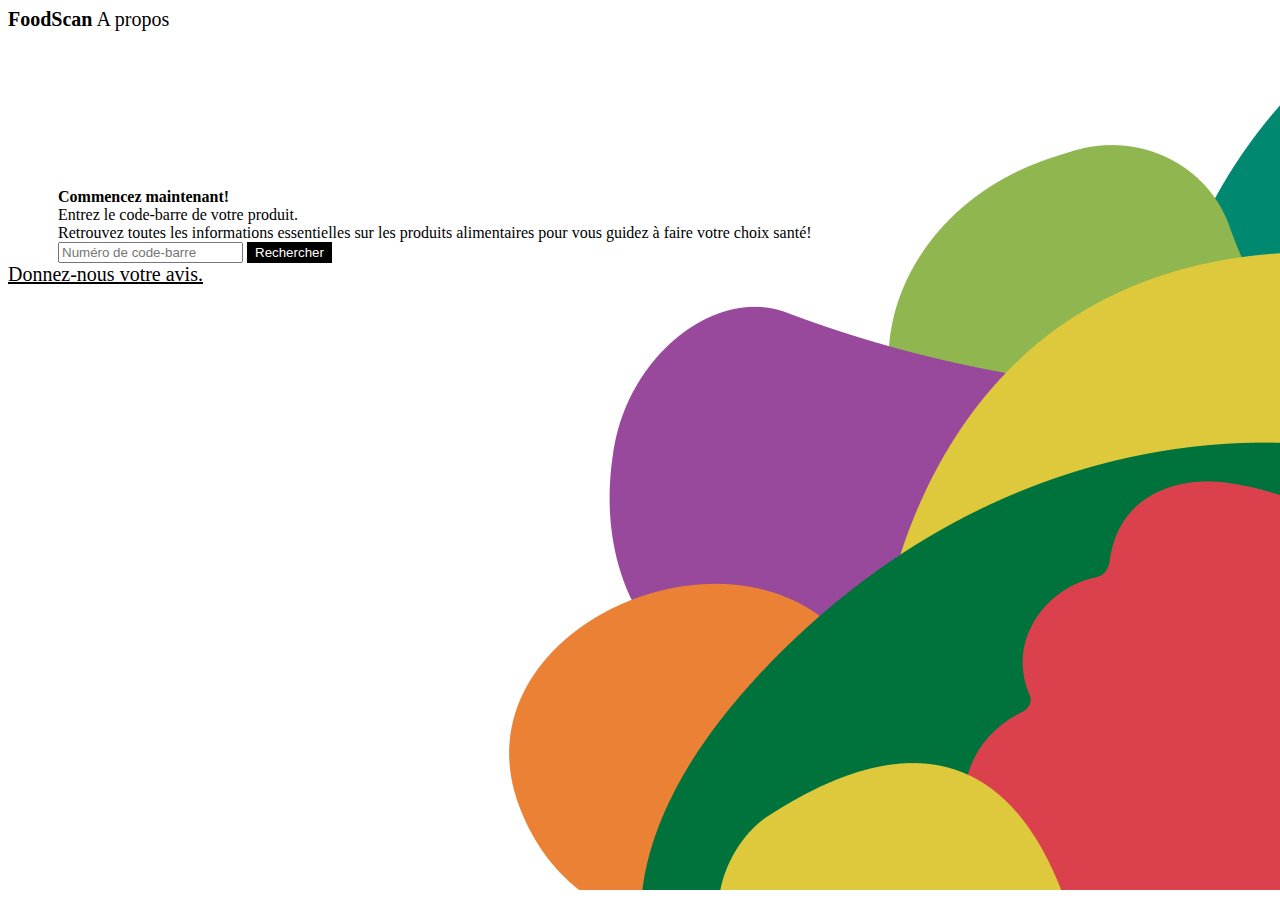
<file: index.html>
<!DOCTYPE html>
<html lang="fr">
  <head>
    <meta charset="UTF-8" />
    <meta name="viewport" content="width=device-width, initial-scale=1.0" />
    <meta
      name="description"
      content="Découvrez ce que contiennent vraiment vos aliments grâce à notre service de scan de produits alimentaires. Scannez simplement le code-barres de votre produit pour obtenir toutes les informations nutritionnelles et les ingrédients qu'il contient. Faites des choix alimentaires plus éclairés et optez pour une alimentation plus saine grâce à notre outil pratique et facile d'utilisation. Essayez dès maintenant notre service de scan de produits alimentaires et mangez en toute confiance !"
    />
    <link
      href="https://cdn.jsdelivr.net/npm/bootstrap@5.3.0-alpha3/dist/css/bootstrap.min.css"
      rel="stylesheet"
      integrity="sha384-KK94CHFLLe+nY2dmCWGMq91rCGa5gtU4mk92HdvYe+M/SXH301p5ILy+dN9+nJOZ"
      crossorigin="anonymous"
    />
    <link rel="stylesheet" href="style.css" />
    <title>FoodScan - Home</title>
  </head>
  <body>
    <!-- navbar -->
    <header>
      <nav class="nav justify-content-between px-5 shadow align-items-center">
        <a class="logomark" href="index.html">FoodScan</a>
        <a href="apropos.html">A propos</a>
      </nav>
    </header>
    <main class="container-fluid">
      <div class="row">
        <!-- left side -->
        <div class="col-lg-6 col-10 margel">
          <div class="fs-1">
            <strong>Commencez maintenant!</strong> <br />
            Entrez le code-barre de votre produit.
          </div>
          <div class="fs-5">
            Retrouvez toutes les informations essentielles sur les produits
            alimentaires pour vous guidez à faire votre choix santé!
          </div>
          <!-- Barre de recherche -->
          <form
            class="input-group mb-4"
            role="search"
            action="/produit.html"
            id="indextoprod"
          >
            <input
              type="search"
              id="searchInput"
              class="form-control"
              placeholder="Numéro de code-barre"
              aria-label="Barre de recherche"
              aria-describedby="button-addon2"
              name="q"
            />
            <button class="btn" type="submit" id="button-addon2">
              Rechercher
            </button>
          </form>
        </div>
      </div>
    </main>
    <footer class="text-center text-bg-light p-3 opacity-75 fixed-bottom">
      <div class="col-lg-12">
        <a href="avis.html">Donnez-nous votre avis.</a>
      </div>
    </footer>
  </body>
  <script
    src="https://cdn.jsdelivr.net/npm/bootstrap@5.3.0-alpha3/dist/js/bootstrap.bundle.min.js"
    integrity="sha384-ENjdO4Dr2bkBIFxQpeoTz1HIcje39Wm4jDKdf19U8gI4ddQ3GYNS7NTKfAdVQSZe"
    crossorigin="anonymous"
  ></script>
  <script src="index.js"></script>
</html>
</file>
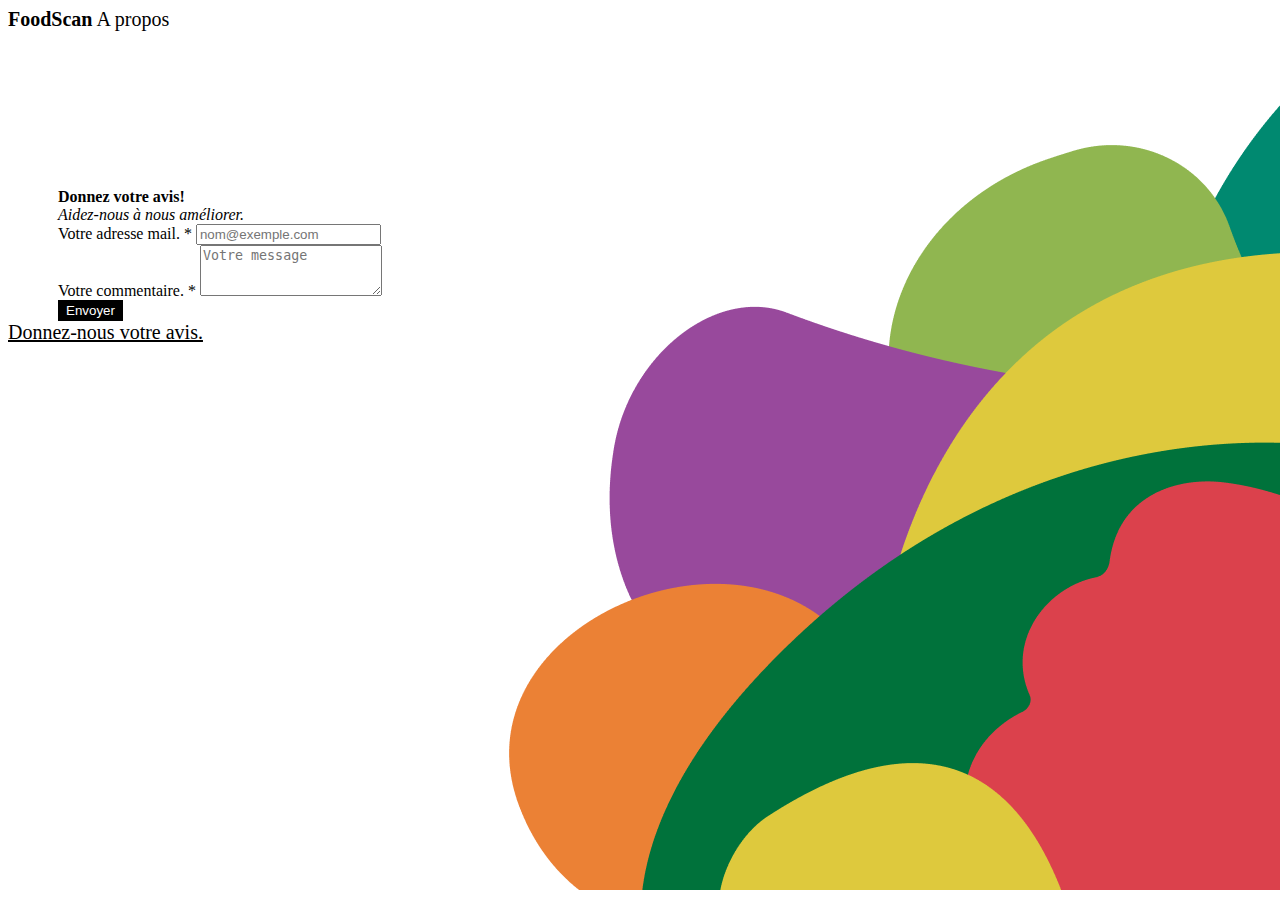
<file: avis.html>
<!DOCTYPE html>
<html lang="fr">
<head>
    <meta charset="UTF-8">
    <meta name="viewport" content="width=device-width, initial-scale=1.0">
    <meta name="description" content="Découvrez ce que contiennent vraiment vos aliments grâce à notre service de scan de produits alimentaires. Scannez simplement le code-barres de votre produit pour obtenir toutes les informations nutritionnelles et les ingrédients qu'il contient. Faites des choix alimentaires plus éclairés et optez pour une alimentation plus saine grâce à notre outil pratique et facile d'utilisation. Essayez dès maintenant notre service de scan de produits alimentaires et mangez en toute confiance !">
    <link href="https://cdn.jsdelivr.net/npm/bootstrap@5.3.0-alpha3/dist/css/bootstrap.min.css" rel="stylesheet" integrity="sha384-KK94CHFLLe+nY2dmCWGMq91rCGa5gtU4mk92HdvYe+M/SXH301p5ILy+dN9+nJOZ" crossorigin="anonymous">
    <link rel="stylesheet" href="style.css">
    <title>FoodScan - Avis</title>
</head>
<body>
    <!-- navbar -->
    <header>
        <nav class="nav justify-content-between px-5 shadow align-items-center">
            <a class="logomark" href="index.html">FoodScan</a>
            <a  href="apropos.html">A propos</a>
          </nav>
    </header>
    <main class="container-fluid ">
        <div class="row">
            <!-- formulaire -->
            <div class="col-lg-6 col-10 margel">
                <div class="fs-1 mb-2"><strong>Donnez votre avis!</strong> <br>
                    <em>Aidez-nous à nous améliorer.</em> </div>
                    <form onsubmit="submitForm(event)">
                        <div class="mb-3">
                            <label for="exampleFormControlInput1" class="form-label">Votre adresse mail. *</label>
                            <input type="email" class="form-control" id="email" placeholder="nom@exemple.com" required>
                        </div>
                          <div class="mb-3">
                            <label for="exampleFormControlTextarea1" class="form-label">Votre commentaire. *</label>
                            <textarea title="commentaire" class="form-control" id="message" rows="3" placeholder="Votre message" required></textarea>
                          </div>
                    </form>
                      <div class="text-end">
                        <button class="btn" type="submit" id="button-addon2">Envoyer</button>
                    </div>
        </div>
        </div>  

    </main>
    <footer class="text-center text-bg-light p-3 opacity-75 fixed-bottom">
        <div class="col-lg-12">
            <a href="avis.html">Donnez-nous votre avis.</a>
        </div>
    </footer>
</body>
<script src="https://cdn.jsdelivr.net/npm/bootstrap@5.3.0-alpha3/dist/js/bootstrap.bundle.min.js" integrity="sha384-ENjdO4Dr2bkBIFxQpeoTz1HIcje39Wm4jDKdf19U8gI4ddQ3GYNS7NTKfAdVQSZe" crossorigin="anonymous"></script>
</html>
</file>
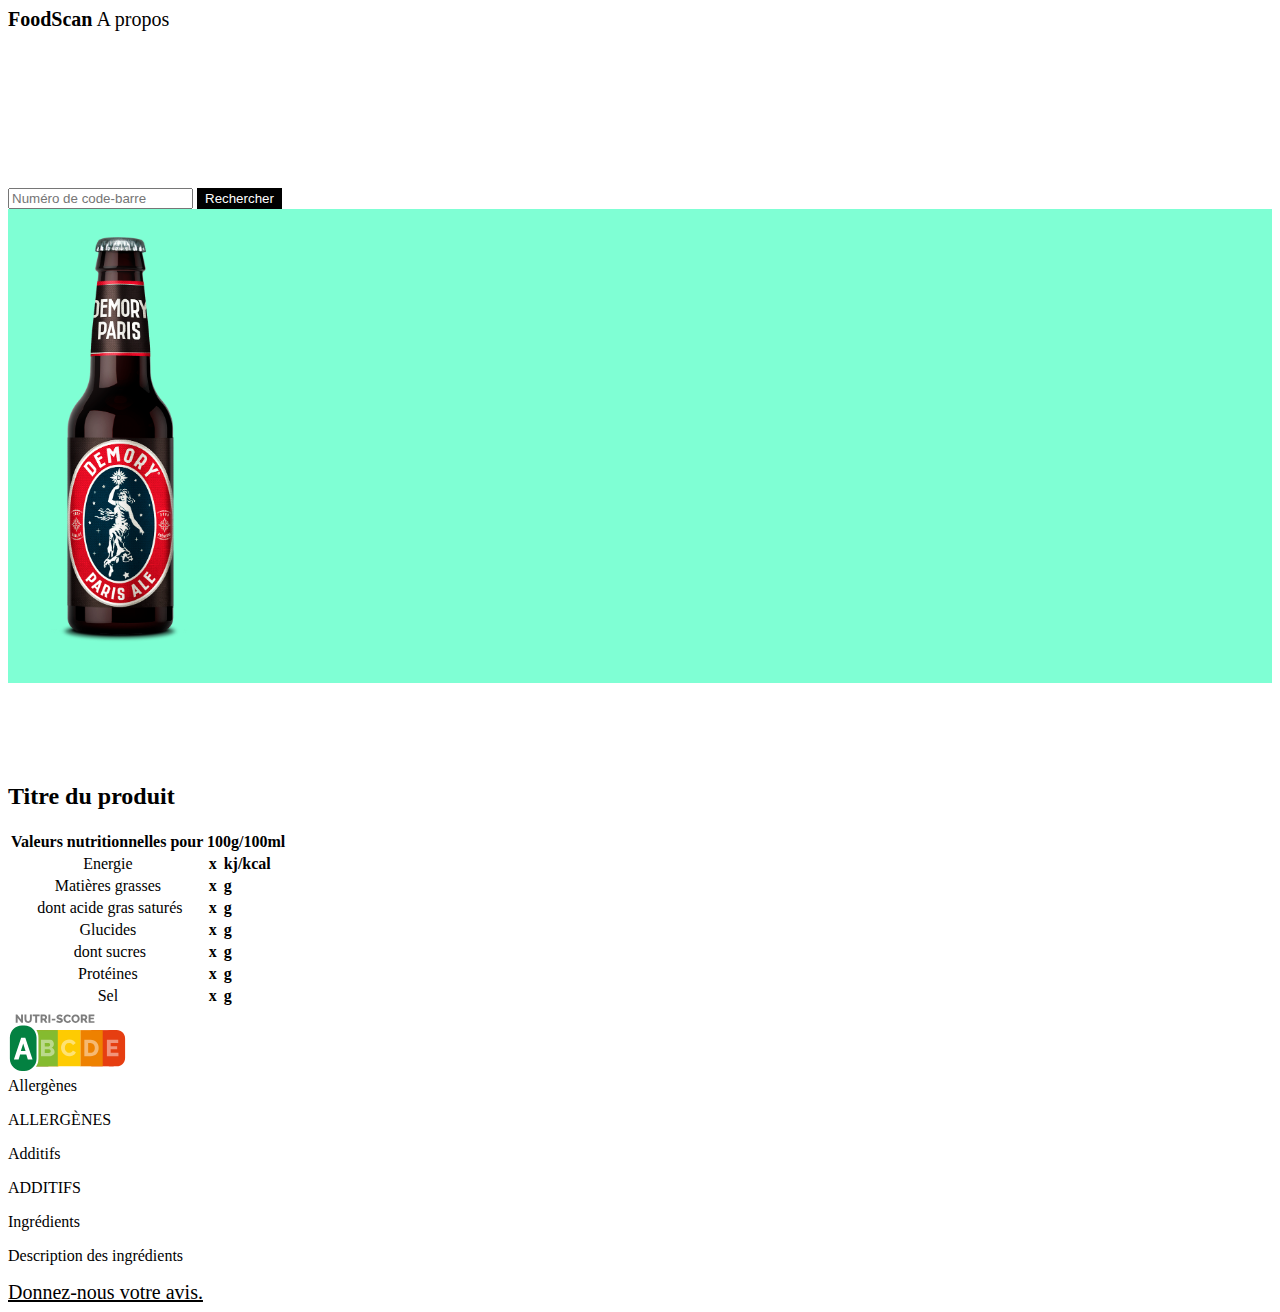
<file: produit.html>
<!DOCTYPE html>
<html lang="fr">
  <head>
    <meta charset="UTF-8" />
    <meta name="viewport" content="width=device-width, initial-scale=1.0" />
    <meta
      name="description"
      content="Découvrez ce que contiennent vraiment vos aliments grâce à notre service de scan de produits alimentaires. Scannez simplement le code-barres de votre produit pour obtenir toutes les informations nutritionnelles et les ingrédients qu'il contient. Faites des choix alimentaires plus éclairés et optez pour une alimentation plus saine grâce à notre outil pratique et facile d'utilisation. Essayez dès maintenant notre service de scan de produits alimentaires et mangez en toute confiance !"
    />
    <link
      href="https://cdn.jsdelivr.net/npm/bootstrap@5.3.0-alpha3/dist/css/bootstrap.min.css"
      rel="stylesheet"
      integrity="sha384-KK94CHFLLe+nY2dmCWGMq91rCGa5gtU4mk92HdvYe+M/SXH301p5ILy+dN9+nJOZ"
      crossorigin="anonymous"
    />
    <link rel="stylesheet" href="style2.css" />
    <title>FoodScan - Produit</title>
  </head>
  <body class="d-flex flex-column vh-100">
    <!-- navbar -->
    <header>
      <nav class="nav justify-content-between px-5 shadow align-items-center">
        <a class="logomark" href="index.html">FoodScan</a>
        <a href="apropos.html">A propos</a>
      </nav>
    </header>
    <main class="flex-shrink-0">
      <div class="row mx-2">
        <!-- left side -->
        <div class="col-lg-6 r">
          <!-- Barre de recherche -->
          <form class="input-group mb-4" role="search">
            <input
              type="search"
              id="searchInput"
              class="form-control"
              placeholder="Numéro de code-barre"
              aria-label="Barre de recherche"
              aria-describedby="button-addon2"
              name="q"
            />
            <button class="btn" type="submit" id="button-addon3">
              Rechercher
            </button>
          </form>
          <div class="produit text-center rounded-5">
            <img
              id="img_prod"
              class="img-fluid"
              src="img/beer.png"
              alt="Photo du produit"
            />
          </div>
        </div>
        <div class="col-lg-6 r">
          <h2 class="fs-2 pb-2" id="nomproduit">Titre du produit</h2>
          <table class="table mb-4">
            <thead>
              <tr>
                <th class="tablename" scope="col" colspan="3">
                  Valeurs nutritionnelles pour 100g/100ml
                </th>
              </tr>
            </thead>
            <tbody>
              <tr id="energie">
                <th>Energie</th>
                <td class="quantité">x</td>
                <td class="unité">kj/kcal</td>
              </tr>
              <tr id="fat">
                <th scope="row">Matières grasses</th>
                <td class="quantité">x</td>
                <td class="unité">g</td>
              </tr>
              <tr id="gras">
                <th>&nbsp;dont acide gras saturés</th>
                <td class="quantité">x</td>
                <td class="unité">g</td>
              </tr>
              <tr id="glucides">
                <th scope="row">Glucides</th>
                <td class="quantité">x</td>
                <td class="unité">g</td>
              </tr>
              <tr id="sugar">
                <th>&nbsp;dont sucres</th>
                <td class="quantité">x</td>
                <td class="unité">g</td>
              </tr>
              <tr id="prot">
                <th scope="row">Protéines</th>
                <td class="quantité">x</td>
                <td class="unité">g</td>
              </tr>
              <tr id="sel">
                <th>Sel</th>
                <td class="quantité">x</td>
                <td class="unité">g</td>
              </tr>
            </tbody>
          </table>
          <!-- nutriscore et ingrédients -->
          <div class="row">
            <div class="col-lg-6 text-center">
              <img id="nutriscore" src="img/nutriscoreA.svg" alt="nutriscore" />
              <div class="fs-6 fw-bold">Allergènes</div>
              <p id="allergenes" class="fw-bold">Allergènes</p>
              <div class="fs-6 fw-bold">Additifs</div>
              <p id="additif" class="fw-bold">Additifs</p>
            </div>
            <div class="col-lg-6">
              <div class="fs-6 fw-bold">Ingrédients</div>
              <p id="ingr">Description des ingrédients</p>
            </div>
          </div>
        </div>
      </div>
    </main>
    <footer class="text-center text-bg-light p-3 opacity-75 col-lg-12 mt-auto">
      <a href="avis.html">Donnez-nous votre avis.</a>
    </footer>
    <script
      src="https://cdn.jsdelivr.net/npm/bootstrap@5.3.0-alpha3/dist/js/bootstrap.bundle.min.js"
      integrity="sha384-ENjdO4Dr2bkBIFxQpeoTz1HIcje39Wm4jDKdf19U8gI4ddQ3GYNS7NTKfAdVQSZe"
      crossorigin="anonymous"
    ></script>
    <script defer src="index.js"></script>
  </body>
</html>
</file>
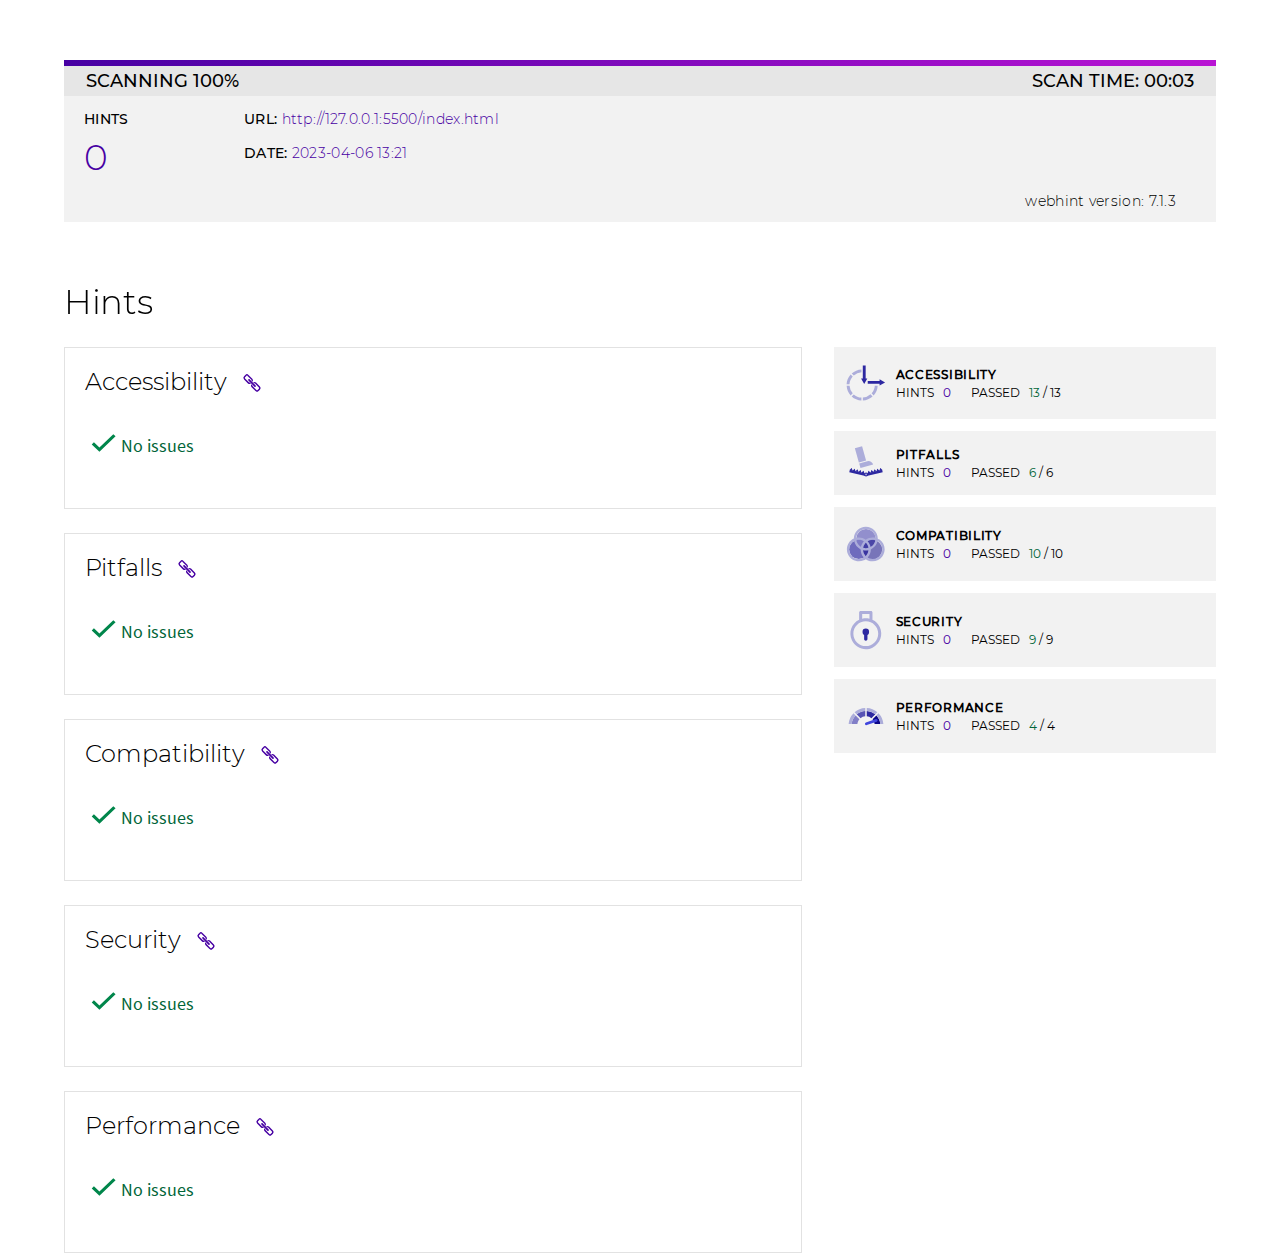
<file: hint-report/http-127-0-0-1-5500-index-html.html>
<!DOCTYPE html>
<html lang="en">
<head>
    <meta charset="utf-8">
    <title>Webhint</title>
    <meta name="viewport" content="width=device-width, initial-scale=1">
    
    
        <link rel="icon" href="[data-uri]">
    



    
        <style>
            /* Content from file: styles/fonts.css */
            @font-face {
    font-family: "Montserrat";
    font-style: normal;
    font-weight: 300;
    src: local("Montserrat Light"), local("Montserrat-Light"), url('[data-uri]') format("woff2"), url('[data-uri]') format("woff");
    unicode-range: U+0000-00FF, U+0131, U+0152-0153, U+02BB-02BC, U+02C6, U+02DA, U+02DC, U+2000-206F, U+2074, U+20AC, U+2122, U+2191, U+2193, U+2212, U+2215, U+FEFF, U+FFFD;
}

@font-face {
    font-family: "Montserrat";
    font-style: normal;
    font-weight: 400;
    src: local("Montserrat Regular"), local("Montserrat-Regular"), url('[data-uri]') format("woff2"), url('[data-uri]') format("woff");
    unicode-range: U+0000-00FF, U+0131, U+0152-0153, U+02BB-02BC, U+02C6, U+02DA, U+02DC, U+2000-206F, U+2074, U+20AC, U+2122, U+2191, U+2193, U+2212, U+2215, U+FEFF, U+FFFD;
}

@font-face {
    font-family: "Montserrat";
    font-style: normal;
    font-weight: 500;
    src: local("Montserrat Medium"), local("Montserrat-Medium"), url('[data-uri]') format("woff2"), url('[data-uri]') format("woff");
    unicode-range: U+0000-00FF, U+0131, U+0152-0153, U+02BB-02BC, U+02C6, U+02DA, U+02DC, U+2000-206F, U+2074, U+20AC, U+2122, U+2191, U+2193, U+2212, U+2215, U+FEFF, U+FFFD;
}

@font-face {
    font-family: "Source Sans Pro";
    font-style: normal;
    font-weight: 400;
    src: local("Source Sans Pro Regular"), local("SourceSansPro-Regular"), url('[data-uri]') format("woff2"), url('[data-uri]') format("woff");
    unicode-range: U+0000-00FF, U+0131, U+0152-0153, U+02BB-02BC, U+02C6, U+02DA, U+02DC, U+2000-206F, U+2074, U+20AC, U+2122, U+2191, U+2193, U+2212, U+2215, U+FEFF, U+FFFD;
}

        </style>
    
        <style>
            /* Content from file: styles/base.css */
            /*
 *	BASE
 * =============================================
 */

* {
    box-sizing: border-box;
    margin: 0;
    padding: 0;
}

a {
    text-decoration: none;
}

a:hover {
    text-decoration: underline;
}

button, input, select {
    font: inherit;
}

img {
    border: 0;
}

/* Style focusable elements that need focus ring. Others reset and receive border styles in controls/color.css */
a:focus,
li:focus,
ul:focus,
button:focus,
summary:focus,
[tabindex="0"]:focus {
    outline: 1px dashed;
}

/*
Vertical rhythm
Sets a margin on select block level elements that have a previous sibling.
 */

* + p,
* + ol,
* + ul,
* + dl,
* + fieldset,
* + label,
* + pre,
* + blockquote,
* + img {
    margin-top: 2.4rem;
}

        </style>
    
        <style>
            /* Content from file: styles/controls.css */
            /*
 * BUTTONS
 * ---------------------------------------------
 */

button,
a.button {
    min-width: 16rem;
    max-width: 100%;
    border: 1px solid transparent;

    /* needed to override Chrome styles */
    border-radius: 0;
    padding: 1.2rem 1.6rem;

    color: #fff;
    letter-spacing: .1rem;
    text-transform: uppercase;

    overflow: hidden;
    white-space: nowrap;
    text-overflow: ellipsis;

    /* needed for .button as doesn’t always get default control behaviours */
    display: inline-block;
    text-align: center;
    cursor: pointer;
}

button:hover,
button:focus,
.button:hover,
.button:focus {
    border-color: hsla(0, 0%, 0%, .4);
}

button:active,
.button:active {
    border-color: transparent;
    background-color: hsla(0, 0%, 0%, .4);
}

        </style>
    
        <style>
            /* Content from file: styles/type.css */
            /*
 * TYPOGRAPHY
 * =============================================
 */

/*
    Base font size: 10px for easy rem to px conversion.
    Use % so if user increases their default font-size, it doesn’t wipe that out
*/
html {
    font-size: 62.5%;
}

/* use em rather than rem due to IE9–10 rem in font shorthand bug. */
body {
    font: 1.8em/1.4 base, "Source Sans Pro", Verdana, sans-serif;
}

/*	Headings and Captions */

/* only elements get top margin. Semantic classes only get the font/text styles */
h1,
h2,
h3,
h4,
h5,
button,
legend,
.headline,
.heading,
.subheading,
.title,
.subtitle,
.subtitle--alt,
.caption--alt,
.button,
.button--alt,
.scan-heading,
.category,
.rule-list,
.rule-title,
.rule-tile__category,
[class*="-badge"],
.scan-overview,
.docs-button,
.anchor-top,
.feature__cta {
    font-family: "Montserrat", sans-serif;
}


h1,
h2,
.headline,
.heading,
.scan-heading {
    letter-spacing: -.01em;

    position: relative;
    max-width: 64rem;
    z-index: 1;
}

.headline::before,
.heading::before {
    content: "";
    position: absolute;
    left: 0;
    top: -.5rem;
    height: .5rem;
    width: 5rem;
}

h1,
h2,
h3,
h6,
caption,
.headline,
.heading,
.subheading,
.title,
.subcaption {
    font-weight: 300;
    line-height: 1.2;
}

h3,
h4,
.title,
.subtitle,
.subtitle--alt {
    font-weight: 300;
}

h2,
.subheading {
    font-size: 2.6rem;
}

h3,
.title,
.scan-heading {
    font-size: 2rem;
}

h4,
caption,
.subtitle {
    font-size: 1.8rem;
}

@media (min-width: 48em) {

    h2,
    .subheading {
        font-size: 3.4rem;
    }

    h3,
    .title {
        font-size: 2.4rem;
    }

    h4,
    caption,
    .subtitle {
        font-size: 2rem;
    }

}

/* Maximum line lengths */
details,
p,
li {
    max-width: 64rem;
}

        </style>
    
        <style>
            /* Content from file: styles/layouts.css */
            /*
 * LAYOUTS
 * =============================================
 * @Dependencies: base.css, structure.css
 */

.container::after,
.layout::after,
.module::after {
    display: block;
    clear: both;
    content: "";
}

.layout {
    margin-right: 0;
    margin-left: 0;
}

.module {
    margin-top: 2.4rem;
    width: 100%;
}

.module:first-child {
    margin-top: 0;
}

@media (min-width: 33.75em) {

    .layout {
        margin-right: -1.2rem;
        margin-left: -1.2rem;
    }

    .module {
        float: left;
        padding-right: 1.2rem;
        padding-left: 1.2rem;
    }

}

@media (min-width: 48em) {

    .layout {
        margin-left: -1.6rem;
        margin-right: -1.6rem;
    }

    .module {
        padding-right: 1.6rem;
        padding-left: 1.6rem;
    }

}

/* Primary + Secondary */

@media (min-width: 48em) {

    .module--primary,
    .module--secondary {
        float: left;
        width: 50%;
        margin-top: 0;
    }

    .layout--basic--alt .module--secondary,
    .layout--basic--offset--alt .module--secondary {
        float: right;
    }

}

@media (min-width: 60em) {

    .layout--basic .module--primary,
    .layout--basic--alt .module--primary {
        width: 62.5%;
    }

    .layout--basic .module--secondary,
    .layout--basic--alt .module--secondary {
        width: 33.333%;
    }

    .layout--basic--offset .module--primary,
    .layout--basic--offset--alt .module--primary {
        width: 58.333%;
    }

    .layout--basic--offset .module--secondary,
    .layout--basic--offset--alt .module--secondary {
        width: 37.5%;
    }

}

        </style>
    
        <style>
            /* Content from file: styles/structure.css */
            /*
 * BASIC STRUCTURE
 * =============================================
 * @Dependencies: base.css
 */

body {
    overflow-x: hidden;
}

/* Limit widths */
hr,
.container {
    max-width: 144rem;
}

/* Standard sections and subsections */
.section,
hr {
    margin-top: 4.8rem;
}



/*
Containing element goes INSIDE sections,
as some sections are full-bleed on the page.
 */

.container {
    width: 100%;
    padding-right: 1rem;
    padding-left: 1rem;
}

.container .container,
.container hr {
    width: auto;
}

@media (min-width: 48em) {

    .content > header,
    .section,
    hr {
        margin-top: 6rem;
    }

}

/* @TODO: Revert to 56.2em when extensions is removed from header */
@media (min-width: 58em) {

    hr,
    .container {
        width: 90%;
        margin-right: auto;
        margin-left: auto;
        padding-right: 0;
        padding-left: 0;
    }

}

        </style>
    
        <style>
            /* Content from file: styles/anchor-top.css */
            a.anchor-top {
    position: fixed;
    right: 2.4rem;
    bottom: 2.4rem;

    width: 5rem;
    height: 6rem;

    padding: 3.3rem 1.2rem 1rem 1.2rem;

    font-size: 1.3rem;
    background: hsla(266, 100%, 32%, .7);
    color: #fff;
    text-transform: uppercase;

    border-radius: .4rem;
}

a.anchor-top:hover, a.anchor-top:focus {
    background: hsla(266, 100%, 32%, .8);
    text-decoration: none;
}

a.anchor-top:focus {
    outline: 1px dashed #4700a3;
}

a.anchor-top:active {
    background: hsla(266, 100%, 32%, 1);
}

a.anchor-top::before {
    content: url('[data-uri]');
    display: inline-block;
    position: absolute;
    width: 2.5rem;
    top: 1.4rem;
    left: 0;
    padding: 0 1.25rem;
}

        </style>
    
        <style>
            /* Content from file: styles/scan/scan-results.css */
            /*
* SCAN RESULTS
* =============================================
* @Dependencies: base.css, structure.css, type.css
*/

.menu-open {
    overflow: hidden;
}

/* SCAN OVERVIEW */

.scan-overview {
    margin-bottom: 2.4rem;
    width: 100%;
}

.scan-overview__status {
    background-color: #e6e6e6;
    display: flex;
    font-size: 1.8rem;
    font-weight: 500;
    justify-content: space-between;
    line-height: 1.8rem;
    margin: 0;
    padding: 1.2rem 2.2rem .6rem;
    position: relative;
    text-transform: uppercase;
}

.scan-overview__status * {
    margin-top: 0;
}

.scan-overview__progress-bar {
    background-image: linear-gradient(270deg, #4700a3, #b914d4);
    background-size: 300%;
    height: 6px;
    left: 0;
    position: absolute;
    top: 0;
    transition: width 1s 0s linear;
    width: 0;
    animation: progressBarAnimation 2s ease infinite;
}

.scan-overview__progress-bar.end-animation {
    animation: none;
    background-size: 100%;
    background-image: linear-gradient(to right, #4700a3, #b914d4);
}

@keyframes progressBarAnimation {

    0% {
        background-position: 0% 50%
    }
    50% {
        background-position: 100% 50%
    }
    100% {
        background-position: 0% 50%
    }

}

.scan-overview--details {
    background-color: #f2f2f2;
    padding: 1.4rem 2rem;
    position: relative;
}

.scan-overview--debug-details {
    display: flex;
}

.scan-overview__scan-time {
    display: none;
    margin: 0;
}

.scan-overview--version {
    margin-right: 2rem;
}

.scan-overview--version .scan-overview__subheader,
.scan-overview--config .scan-overview__subheader {
    text-transform: none;
}

.scan-overview__subheader {
    font-size: 1.4rem;
    font-weight: 500;
    letter-spacing: .03rem;
    margin-top: 1.4rem;
    max-width: none;
    text-transform: uppercase;
}

.scan-overview__subheader span {
    color: #4700a3;
    font-weight: 300;
}

.scan-overview--debug-details .scan-overview__subheader {
    color: #000;
    font-weight: 300;
}

.scan-overview--debug-details .scan-overview__subheader span {
    color: #000;
}

.overview--url__url {
    text-transform: lowercase;
}

[class*="scan-overview__body--"] {
    font-size: 4.8rem;
    font-weight: 200;
    letter-spacing: .03rem;
    margin-right: 1rem;
    margin-top: .2rem;
    min-width: 15rem;
    text-transform: uppercase;
}

.scan-overview__body--purple {
    color: #4700a3;
}

.scan-overview__body__permalink {
    overflow-wrap: break-word;
    word-wrap: break-word;
}

.scan-overview__body__permalink .permalink-content {
    text-transform: none;
}

.permalink-copy {
    background-color: transparent;
    font-weight: 300;
    min-width: 2rem;
    padding: 0;
    text-align: left;
    white-space: normal;
}

.permalink-copy img {
    vertical-align: middle;
    width: 2rem;
}

.scan-overview__body__link {
    color: #000;
    display: inline-block;
    font-weight: 300;
}

@media (min-width: 33.75em) {

    .scan-overview--details {
        display: flex;
        justify-content: flex-start;
        padding-bottom: 4rem;
    }

    .scan-overview--more-details {
        display: flex;
        flex-wrap: wrap;
        justify-content: flex-start;
    }

    .scan-overview--scan-links {
        margin-right: 2rem;
    }

    .scan-overview__scan-time {
        display: block;
    }

    .scan-overview--scan-links .scan-overview__subheader {
        margin-bottom: 1.4rem;
    }

    .scan-overview--debug-details {
        bottom: 1rem;
        position: absolute;
        right: 2rem;
    }

    .scan-overview__subheader {
        margin-top: 0;
    }
}

@media (min-width: 58em) {
    [class*="scan-overview__body--"] {
        font-size: 3.6rem;
    }
}

/* OVERVIEW TILES */

.module.module--categories {
    margin-top: 0;
    width: 100%;
}

.rule-categories {
    position: fixed;
    left: 0;
    padding: 0 2rem;
    width: 100%;
    background-color: #fff;
    z-index: 5;
    bottom: calc(-100% + 5rem);
    height: calc(100% - 5rem);
    transition: bottom .5s ease-out;
}

.rule-categories.open {
    bottom: 5rem;
}

.rule-categories a {
    text-decoration: none;
}

.rule-tile--wrapper {
    border: 1px solid #979797;
    border-top: none;
    display: block;
}

.rule-tile--wrapper:first-child {
    border-top: 1px solid #979797;
}

.rule-tile {
    align-items: center;
    background-color: #f2f2f2;
    color: #000;
    display: flex;
    justify-content: space-evenly;
    padding: 1.2rem;
}

.rule-icon {
    margin-top: 0;
    max-width: 3.1rem;
    width: 100%;
}

a > .rule-tile:hover {
    background-color: rgba(64, 69, 221, 0.2);
    text-decoration: none;
}

.rule-tile__category {
    color: #000;
    flex: 1;
    font-size: 1.2rem;
    font-weight: 600;
    letter-spacing: .07rem;
    margin: 0 0 0 1rem;
    max-width: 19rem;
    text-transform: uppercase;
    white-space: nowrap;
}

.rule-tile__hints {
    color: #4700a3;
}

.rule-tile__passed {
    color: #006538;
}

.rule-tile__info {
    align-items: center;
    display: flex;
    flex-grow: 1;
    justify-content: space-between;
}

.rule-tile__results {
    display: flex;
    flex: 1;
    justify-content: space-around;
}

.rule-tile__result-wrapper {
    margin-left: 2.4rem;
    text-align: center;
}

.rule-tile__result-wrapper p {
    margin: 0;
}

.rule-tile__sub-category {
    /* move to type.css */
    font-family: "Montserrat", sans-serif;
    font-size: 1.4rem;
    font-weight: 500;
    flex: 1;
    text-transform: uppercase;
}

.show-categories {
    background-color: #4713a0;
    bottom: 0;
    height: 5rem;
    left: 0;
    position: fixed;
    text-transform: uppercase;
    width: 100%;
    z-index: 10;
}


@media (min-width: 33.75em) {

    .module.module--categories {
        float: none;
    }

    .rule-tile__category {
        font-size: 1.4rem;
    }

    .rule-tile__sub-category {
        font-size: 1.6rem;
        font-weight: 400;
    }

    .rule-icon {
        max-width: 4rem;
        max-height: 5rem;
    }

}

@media (min-width: 48em) {

    .module.module--categories {
        float: right;
        margin-top: 2.4rem;
        position: sticky;
        top: 1rem;
        width: 35%;
    }

    .module.module--results {
        width: 65%;
    }
    .show-categories {
        display: none;
    }

    .rule-categories {
        display: block;
        padding: 0;
        position: static;
    }

    .rule-tile {
        margin: 0 0 1.2rem;
    }

    .rule-tile--wrapper {
        border: none;
    }

    .rule-tile--wrapper:first-child {
        border-top: none;
    }

}

@media (min-width: 48em) and (max-width: 82.5em) {

    .rule-tile__info {
        flex-direction: column;
        justify-content: center;
        align-items: start;
    }

    .rule-tile__category {
        font-size: 1.2rem;
    }

    .rule-tile__results {
        justify-content: start;
        line-height: 1.3rem;
        margin-left: 1rem;
        width: 100%;
    }

    .rule-tile__result-wrapper {
        margin: 0;
    }

    .rule-tile__result-wrapper:first-child {
        margin-right: 2rem;
    }

    .rule-tile__result-wrapper p {
        display: inline-block;
    }

    .rule-tile__result-wrapper p span {
        margin-left: .5rem;
    }

    .rule-tile__sub-category {
        font-size: 1.2rem;
    }

}

/* SCAN DETAILS */

.rule-result {
    border: 1px solid #e2e2e2;
    margin-top: 2.4rem;
    padding: 2rem;
}

.rule-result--category {
    align-items: center;
    display: flex;
    justify-content: space-between;
    margin-bottom: 3.6rem;
}

.hint-link::after {
	position: absolute;
	content: url('[data-uri]');
	display: inline-block;
	width: 2rem;
	margin-top: .3rem;
	margin-left: 1.5rem;
}

.button-expand-all {
    background: rgba(255, 255, 255, 0) url('[data-uri]') 0 0 no-repeat;
    border: 0;
    color: #4700a3;
    font-size: 1.2rem;
    font-weight: 500;
    height: 2.2rem;
    letter-spacing: -.1px;
    line-height: 2.2rem;
    min-width: 0;
    padding: 0 0 0 3rem;
    position: relative;
}

.button-expand-all.closed {
    background-position: 0 -2.2rem;
}

.rule-result h3 {
    display: flex;
    text-transform: capitalize;
}

.rule-result--details {
    /* display: block; is necessary for Edge */
    display: block;
    margin-bottom: 3rem;
    max-width: none;
    width: 100%;
}

.rule-result--details > .rule-content {
    display: none;
}

.rule-result--details[open] > .rule-content {
    display: block;
}

.rule-title {
    cursor: pointer;
    font-size: 1.8rem;
    font-weight: 400;
    padding-left: 3rem;
    list-style: none;
}

.rule-title::-webkit-details-marker {
    display: none;
}

.rule-title::before {
    background: url('[data-uri]') no-repeat 0 -22px;
    content: "";
    height: 22px;
    position: absolute;
    width: 22px;
    margin-left: -3rem;
}

.rule-result--details[open] .rule-title::before {
    background-position: 0 0;
}

.rule-content {
    border-top: 1px solid #979797;
    display: flex;
    flex-flow: column;
    margin-top: .8rem;
}

.rule-result--details__hint-number {
    color: #4700a3;
}

.rule-result--details__hint-link,
.rule-result--details__hint-link:visited {
    color: #4700a3;
}

.rule-doc-buttons {
    background-color: #fff;
    padding-top: 1rem;
    position: sticky;
    top: 0;
    z-index: 1;
}

.rule-doc-button {
    background: #4700a3;
    display: inline-block;
    font-size: 1.4rem;
    font-weight: 500;
    padding: .6rem 3.5rem .6rem 1rem;
    position: relative;
    text-decoration: none;
}

.rule-doc-button,
.rule-doc-button:visited {
    color: #fff;
}

.rule-doc-button:nth-child(2) {
    margin-left: 1rem;
}

.rule-doc-icon {
    background: url('[data-uri]') no-repeat right center;
    height: 100%;
    position: absolute;
    right: 1rem;
    top: 0;
    width: 20px;
}

button {
    text-transform: none;
}

.rule-result--details__body {
    padding: 1.4rem 0;
    margin-left: 3rem;
}

.rule-result--details__body p {
    overflow-wrap: break-word;
    word-wrap: break-word;
}

.rule-result--details__body > * {
    margin-top: 2rem;
}

.rule-result--details__body code {
    background-color: hsla(238, 65%, 90%, .6);
    border-radius: .3rem;
    padding: .2rem .4rem;
}

.rule-result__code {
    background-color: #f4f4f4;
    margin-top: 3rem;
    padding: 2.4rem;
    /* Hanlde long urls */
    overflow-wrap: break-word;
    word-wrap: break-word;
    -ms-word-break: break-all;
    word-break: break-word;
    /* Adds a hyphen where the word breaks, if supported (No Blink) */
    -ms-hyphens: auto;
    -moz-hyphens: auto;
    -webkit-hyphens: auto;
    hyphens: auto;
}

.rule-result__code code {
    background-color: #f4f4f4;
}

/* RULE RESULT MESSAGES */

.rule-result__message--compiling {
    color: #4700a3;
    margin-top: -2.6rem;
}

.rule-result__message--compiling p,
.rule-result__message--compiling__loader {
    display: inline-block;
}

.rule-result__message--compiling p {
    padding-left: 1.6rem;
}

.rule-result__message--compiling__loader {
    animation: spin 2s linear infinite;
    border: 3px solid #f3f3f3;
    border-radius: 50%;
    border-top: 3px solid #4700a3;
    height: 2.5rem;
    width: 2.5rem;
}

.rule-result__doc--list {
    padding-left: 2rem;
    margin-top: 0;
}

/* RESULTS LOADER ANIMATION */

@keyframes spin {

    0% {
        transform: rotate(0deg);
    }
    100% {
        transform: rotate(360deg);
    }

}

.rule-result__message--passed {
    color: #006538;
    padding-left: 3.6rem;
}

.rule-result__message--passed::before {
    content: url('[data-uri]');
    height: .5rem;
    position: absolute;
    width: 2.5rem;
    margin-left: -3rem;
}

/* INTEGRATION MESSAGES */

.rule-result--details__footer-msg {
    margin: 2.4rem 0 2.4rem 3rem;
}

.rule-result--details__footer-msg p {
    display: inline-block;
}

.rule-result--details__footer-msg img {
    margin-left: 1.2rem;
    margin-top: 0;
    vertical-align: middle;
    width: 15rem;
}

.rule-result--details__footer-msg img.axe-logo {
    width: 7rem;
}

/* SCAN QUEUE */

.scan-queue-bg-wrap {
    background-color: #3035a6;
    color: #fff;
    padding-bottom: 6rem;
}

.scan-queue-bg-wrap .breadcrumb ul,
.scan-queue-bg-wrap .breadcrumb ul a,
.scan-queue-bg-wrap > .subtitle {
    color: #fff;
}

.scan-queue__permalink {
    background-color: #fff;
    color: #000;
    max-width: 64rem;
    margin: 2.4rem 0;
    padding: 2.4rem;
    word-break: break-all;
}

/* SCAN ERROR */

.scanner-cta {
    position: relative;
}

.scanner-cta__link::after {
    content: url('[data-uri]');
    display: inline-block;
    left: 21rem;
    margin-top: .2rem;
    position: absolute;
    width: .8rem;
}

.scan-error {
    margin-top: 2.4rem;
}

/* PRINT STYLES */

@media print {

    .rule-categories {
        position: relative;
        margin: 1.2rem 0 0 0;
        padding: 0;
    }

    .show-categories {
        display: none;
    }

    .rule-tiles {
        padding: .6rem 1.2rem;
    }

    .button-expand-all {
        display: none;
    }

    .rule-doc-buttons {
        position: relative;
    }

    .rule-doc-button,
    .rule-doc-button:nth-child(2) {
        border: 1px solid #4700a3;
        color: #4700a3;
        background-color: #fff;
        padding: .6rem;
    }

    .rule-doc-icon {
        display: none;
    }

    .rule-result--details,
    .rule-result--details__hint-link,
    .rule-result--details__footer-msg {
        font-size: 75%;
    }

    .rule-result--details__body {
        border-top: 1px solid #d6d6d6;
    }

    .rule-content div:nth-child(2) {
        border-top: none;
    }

    .rule-result--details__body p {
        margin: .6rem 0 0 0;
    }

    .rule-result__code {
        border: 1px solid #d6d6d6;
        margin: 1.2rem 0 0 0;
        padding: 1.2rem;
    }

    .rule-result--details__footer-msg {
        margin: .6rem 0 1.2rem 3rem;
    }

    .rule-result--details__footer-msg img.axe-logo {
        width: 3rem;
    }

    .rule-title {
        padding-left: 0;
    }

    .hint-link::after,
    .rule-title::before {
        display: none;
    }

}

        </style>
    
        <style>
            /* Content from file: styles/highlight/default.min.css */
            .hljs{display:block;overflow-x:auto;padding:0.5em;background:#F0F0F0}.hljs,.hljs-subst{color:#444}.hljs-comment{color:#888888}.hljs-keyword,.hljs-attribute,.hljs-selector-tag,.hljs-meta-keyword,.hljs-doctag,.hljs-name{font-weight:bold}.hljs-type,.hljs-string,.hljs-number,.hljs-selector-id,.hljs-selector-class,.hljs-quote,.hljs-template-tag,.hljs-deletion{color:#880000}.hljs-title,.hljs-section{color:#880000;font-weight:bold}.hljs-regexp,.hljs-symbol,.hljs-variable,.hljs-template-variable,.hljs-link,.hljs-selector-attr,.hljs-selector-pseudo{color:#BC6060}.hljs-literal{color:#78A960}.hljs-built_in,.hljs-bullet,.hljs-code,.hljs-addition{color:#397300}.hljs-meta{color:#1f7199}.hljs-meta-string{color:#4d99bf}.hljs-emphasis{font-style:italic}.hljs-strong{font-weight:bold}
        </style>
    
</head>
<body>
    <div class="section container">
    <div class="scan-overview" data-id="1680787273255" id="main">
        <div class="scan-overview__status">
            <div id="scan-percentage-bar" class="scan-overview__progress-bar end-animation" style="width: 100%"></div>
            <p>scanning <span id="scan-percentage">100%</span></p>
            <p class="scan-overview__scan-time">
                scan time: <span id="scan-time">00:03</span>
            </p>
        </div>
        <div class="scan-overview--details">
            <div class="scan-overview--hints">
                <p class="scan-overview__subheader">hints</p>
                <p class="scan-overview__body--purple large" id="total-hints">0</p>
            </div>
            <div class="scan-overview--more-details">
                <div class="scan-overview--scan-links">
                    <div class="scan-overview--url">
                        <p class="scan-overview__subheader">url: <span class="overview--url__url">http://127.0.0.1:5500/index.html</span></p>
                    </div>
                    
                        <div class="scan-overview--time-stamp">
                            <p class="scan-overview__subheader">Date: <span id="scan-date" class="overview--time-stamp__time-stamp" data-date="2023-04-06T13:21:09.462Z">2023-04-06T13:21:09.462Z</span></p>
                        </div>
                    
                </div>
                
            </div>
            <div class="scan-overview--debug-details">
                <div class="scan-overview--version">
                    <p class="scan-overview__subheader">webhint version: <span id="version">7.1.3</span></p>
                </div>
                
            </div>
        </div>
    </div>
    
    <section id="results-container" class="section container" aria-labelledby="hints" aria-live="polite">
        <h2 id="hints">Hints</h2>
        <div class="layout layout--basic--offset--alt">
            <div class="module module--secondary module--categories">
                <button aria-control="categories-list" class="show-categories" id="show-categories">Jump to category</button>
                <div class="rule-categories" id="categories-list">
                                            <a class="rule-tile--wrapper" id="summary-accessibility" href="#category-accessibility">
    <div class="rule-tile">
        <img src="[data-uri]" class="rule-icon" alt="" role="presentation">
        <div class="rule-tile__info">
            <p class="rule-tile__category">Accessibility</p>
            <div class="rule-tile__results">
                <div class="rule-tile__result-wrapper">
                    <p class="rule-tile__sub-category">hints</p>
                    <p class="rule-tile__sub-category rule-tile__hints"><span>0</span></p>
                </div>
                <div class="rule-tile__result-wrapper">
                    <p class="rule-tile__sub-category">passed</p>
                    <p class="rule-tile__sub-category"><span class="rule-tile__passed">13</span>&nbsp;/&nbsp;13</p>
                </div>
            </div>
        </div>
    </div>
</a>

                                            <a class="rule-tile--wrapper" id="summary-pitfalls" href="#category-pitfalls">
    <div class="rule-tile">
        <img src="[data-uri]" class="rule-icon" alt="" role="presentation">
        <div class="rule-tile__info">
            <p class="rule-tile__category">Pitfalls</p>
            <div class="rule-tile__results">
                <div class="rule-tile__result-wrapper">
                    <p class="rule-tile__sub-category">hints</p>
                    <p class="rule-tile__sub-category rule-tile__hints"><span>0</span></p>
                </div>
                <div class="rule-tile__result-wrapper">
                    <p class="rule-tile__sub-category">passed</p>
                    <p class="rule-tile__sub-category"><span class="rule-tile__passed">6</span>&nbsp;/&nbsp;6</p>
                </div>
            </div>
        </div>
    </div>
</a>

                                            <a class="rule-tile--wrapper" id="summary-compatibility" href="#category-compatibility">
    <div class="rule-tile">
        <img src="[data-uri]" class="rule-icon" alt="" role="presentation">
        <div class="rule-tile__info">
            <p class="rule-tile__category">Compatibility</p>
            <div class="rule-tile__results">
                <div class="rule-tile__result-wrapper">
                    <p class="rule-tile__sub-category">hints</p>
                    <p class="rule-tile__sub-category rule-tile__hints"><span>0</span></p>
                </div>
                <div class="rule-tile__result-wrapper">
                    <p class="rule-tile__sub-category">passed</p>
                    <p class="rule-tile__sub-category"><span class="rule-tile__passed">10</span>&nbsp;/&nbsp;10</p>
                </div>
            </div>
        </div>
    </div>
</a>

                                            <a class="rule-tile--wrapper" id="summary-security" href="#category-security">
    <div class="rule-tile">
        <img src="[data-uri]" class="rule-icon" alt="" role="presentation">
        <div class="rule-tile__info">
            <p class="rule-tile__category">Security</p>
            <div class="rule-tile__results">
                <div class="rule-tile__result-wrapper">
                    <p class="rule-tile__sub-category">hints</p>
                    <p class="rule-tile__sub-category rule-tile__hints"><span>0</span></p>
                </div>
                <div class="rule-tile__result-wrapper">
                    <p class="rule-tile__sub-category">passed</p>
                    <p class="rule-tile__sub-category"><span class="rule-tile__passed">9</span>&nbsp;/&nbsp;9</p>
                </div>
            </div>
        </div>
    </div>
</a>

                                            <a class="rule-tile--wrapper" id="summary-performance" href="#category-performance">
    <div class="rule-tile">
        <img src="[data-uri]" class="rule-icon" alt="" role="presentation">
        <div class="rule-tile__info">
            <p class="rule-tile__category">Performance</p>
            <div class="rule-tile__results">
                <div class="rule-tile__result-wrapper">
                    <p class="rule-tile__sub-category">hints</p>
                    <p class="rule-tile__sub-category rule-tile__hints"><span>0</span></p>
                </div>
                <div class="rule-tile__result-wrapper">
                    <p class="rule-tile__sub-category">passed</p>
                    <p class="rule-tile__sub-category"><span class="rule-tile__passed">4</span>&nbsp;/&nbsp;4</p>
                </div>
            </div>
        </div>
    </div>
</a>

                    
                </div>
            </div>
            <div class="module module--primary module--results">
                                    <section class="rule-result" id="accessibility">
    <div class="rule-result--category">
        <h3 id="category-accessibility">Accessibility <a href="#category-accessibility" class="hint-link" title="Accessibility"></a></h3>
        
    </div>
    
        <div class="rule-result--details">
    <div class="rule-result__message--passed">
        <p>No issues</p>
    </div>
</div>

    
</section>

                                    <section class="rule-result" id="pitfalls">
    <div class="rule-result--category">
        <h3 id="category-pitfalls">Pitfalls <a href="#category-pitfalls" class="hint-link" title="Pitfalls"></a></h3>
        
    </div>
    
        <div class="rule-result--details">
    <div class="rule-result__message--passed">
        <p>No issues</p>
    </div>
</div>

    
</section>

                                    <section class="rule-result" id="compatibility">
    <div class="rule-result--category">
        <h3 id="category-compatibility">Compatibility <a href="#category-compatibility" class="hint-link" title="Compatibility"></a></h3>
        
    </div>
    
        <div class="rule-result--details">
    <div class="rule-result__message--passed">
        <p>No issues</p>
    </div>
</div>

    
</section>

                                    <section class="rule-result" id="security">
    <div class="rule-result--category">
        <h3 id="category-security">Security <a href="#category-security" class="hint-link" title="Security"></a></h3>
        
    </div>
    
        <div class="rule-result--details">
    <div class="rule-result__message--passed">
        <p>No issues</p>
    </div>
</div>

    
</section>

                                    <section class="rule-result" id="performance">
    <div class="rule-result--category">
        <h3 id="category-performance">Performance <a href="#category-performance" class="hint-link" title="Performance"></a></h3>
        
    </div>
    
        <div class="rule-result--details">
    <div class="rule-result__message--passed">
        <p>No issues</p>
    </div>
</div>

    
</section>

                
            </div>
        </div>
    </section>
    
</div>

    <a href="#main" class="anchor-top" hidden aria-label="back to top">top</a>

    
        <script>
            /* Content from file: js/highlight/highlight.min.js */
            /* eslint-disable */

/*! highlight.js v9.12.0 | BSD3 License | git.io/hljslicense */
!function(e){var t="object"==typeof window&&window||"object"==typeof self&&self;"undefined"!=typeof exports?e(exports):t&&(t.hljs=e({}),"function"==typeof define&&define.amd&&define([],function(){return t.hljs}))}(function(e){function t(e){return e.replace(/&/g,"&amp;").replace(/</g,"&lt;").replace(/>/g,"&gt;")}function r(e){return e.nodeName.toLowerCase()}function a(e,t){var r=e&&e.exec(t);return r&&0===r.index}function n(e){return E.test(e)}function i(e){var t,r,a,i,s=e.className+" ";if(s+=e.parentNode?e.parentNode.className:"",r=M.exec(s))return w(r[1])?r[1]:"no-highlight";for(s=s.split(/\s+/),t=0,a=s.length;a>t;t++)if(i=s[t],n(i)||w(i))return i}function s(e){var t,r={},a=Array.prototype.slice.call(arguments,1);for(t in e)r[t]=e[t];return a.forEach(function(e){for(t in e)r[t]=e[t]}),r}function c(e){var t=[];return function a(e,n){for(var i=e.firstChild;i;i=i.nextSibling)3===i.nodeType?n+=i.nodeValue.length:1===i.nodeType&&(t.push({event:"start",offset:n,node:i}),n=a(i,n),r(i).match(/br|hr|img|input/)||t.push({event:"stop",offset:n,node:i}));return n}(e,0),t}function o(e,a,n){function i(){return e.length&&a.length?e[0].offset!==a[0].offset?e[0].offset<a[0].offset?e:a:"start"===a[0].event?e:a:e.length?e:a}function s(e){function a(e){return" "+e.nodeName+'="'+t(e.value).replace('"',"&quot;")+'"'}u+="<"+r(e)+N.map.call(e.attributes,a).join("")+">"}function c(e){u+="</"+r(e)+">"}function o(e){("start"===e.event?s:c)(e.node)}for(var l=0,u="",d=[];e.length||a.length;){var b=i();if(u+=t(n.substring(l,b[0].offset)),l=b[0].offset,b===e){d.reverse().forEach(c);do o(b.splice(0,1)[0]),b=i();while(b===e&&b.length&&b[0].offset===l);d.reverse().forEach(s)}else"start"===b[0].event?d.push(b[0].node):d.pop(),o(b.splice(0,1)[0])}return u+t(n.substr(l))}function l(e){return e.v&&!e.cached_variants&&(e.cached_variants=e.v.map(function(t){return s(e,{v:null},t)})),e.cached_variants||e.eW&&[s(e)]||[e]}function u(e){function t(e){return e&&e.source||e}function r(r,a){return new RegExp(t(r),"m"+(e.cI?"i":"")+(a?"g":""))}function a(n,i){if(!n.compiled){if(n.compiled=!0,n.k=n.k||n.bK,n.k){var s={},c=function(t,r){e.cI&&(r=r.toLowerCase()),r.split(" ").forEach(function(e){var r=e.split("|");s[r[0]]=[t,r[1]?Number(r[1]):1]})};"string"==typeof n.k?c("keyword",n.k):k(n.k).forEach(function(e){c(e,n.k[e])}),n.k=s}n.lR=r(n.l||/\w+/,!0),i&&(n.bK&&(n.b="\\b("+n.bK.split(" ").join("|")+")\\b"),n.b||(n.b=/\B|\b/),n.bR=r(n.b),n.e||n.eW||(n.e=/\B|\b/),n.e&&(n.eR=r(n.e)),n.tE=t(n.e)||"",n.eW&&i.tE&&(n.tE+=(n.e?"|":"")+i.tE)),n.i&&(n.iR=r(n.i)),null==n.r&&(n.r=1),n.c||(n.c=[]),n.c=Array.prototype.concat.apply([],n.c.map(function(e){return l("self"===e?n:e)})),n.c.forEach(function(e){a(e,n)}),n.starts&&a(n.starts,i);var o=n.c.map(function(e){return e.bK?"\\.?("+e.b+")\\.?":e.b}).concat([n.tE,n.i]).map(t).filter(Boolean);n.t=o.length?r(o.join("|"),!0):{exec:function(){return null}}}}a(e)}function d(e,r,n,i){function s(e,t){var r,n;for(r=0,n=t.c.length;n>r;r++)if(a(t.c[r].bR,e))return t.c[r]}function c(e,t){if(a(e.eR,t)){for(;e.endsParent&&e.parent;)e=e.parent;return e}return e.eW?c(e.parent,t):void 0}function o(e,t){return!n&&a(t.iR,e)}function l(e,t){var r=v.cI?t[0].toLowerCase():t[0];return e.k.hasOwnProperty(r)&&e.k[r]}function p(e,t,r,a){var n=a?"":L.classPrefix,i='<span class="'+n,s=r?"":R;return i+=e+'">',i+t+s}function m(){var e,r,a,n;if(!N.k)return t(E);for(n="",r=0,N.lR.lastIndex=0,a=N.lR.exec(E);a;)n+=t(E.substring(r,a.index)),e=l(N,a),e?(M+=e[1],n+=p(e[0],t(a[0]))):n+=t(a[0]),r=N.lR.lastIndex,a=N.lR.exec(E);return n+t(E.substr(r))}function f(){var e="string"==typeof N.sL;if(e&&!x[N.sL])return t(E);var r=e?d(N.sL,E,!0,k[N.sL]):b(E,N.sL.length?N.sL:void 0);return N.r>0&&(M+=r.r),e&&(k[N.sL]=r.top),p(r.language,r.value,!1,!0)}function g(){C+=null!=N.sL?f():m(),E=""}function _(e){C+=e.cN?p(e.cN,"",!0):"",N=Object.create(e,{parent:{value:N}})}function h(e,t){if(E+=e,null==t)return g(),0;var r=s(t,N);if(r)return r.skip?E+=t:(r.eB&&(E+=t),g(),r.rB||r.eB||(E=t)),_(r,t),r.rB?0:t.length;var a=c(N,t);if(a){var n=N;n.skip?E+=t:(n.rE||n.eE||(E+=t),g(),n.eE&&(E=t));do N.cN&&(C+=R),N.skip||(M+=N.r),N=N.parent;while(N!==a.parent);return a.starts&&_(a.starts,""),n.rE?0:t.length}if(o(t,N))throw new Error('Illegal lexeme "'+t+'" for mode "'+(N.cN||"<unnamed>")+'"');return E+=t,t.length||1}var v=w(e);if(!v)throw new Error('Unknown language: "'+e+'"');u(v);var y,N=i||v,k={},C="";for(y=N;y!==v;y=y.parent)y.cN&&(C=p(y.cN,"",!0)+C);var E="",M=0;try{for(var B,S,$=0;;){if(N.t.lastIndex=$,B=N.t.exec(r),!B)break;S=h(r.substring($,B.index),B[0]),$=B.index+S}for(h(r.substr($)),y=N;y.parent;y=y.parent)y.cN&&(C+=R);return{r:M,value:C,language:e,top:N}}catch(A){if(A.message&&-1!==A.message.indexOf("Illegal"))return{r:0,value:t(r)};throw A}}function b(e,r){r=r||L.languages||k(x);var a={r:0,value:t(e)},n=a;return r.filter(w).forEach(function(t){var r=d(t,e,!1);r.language=t,r.r>n.r&&(n=r),r.r>a.r&&(n=a,a=r)}),n.language&&(a.second_best=n),a}function p(e){return L.tabReplace||L.useBR?e.replace(B,function(e,t){return L.useBR&&"\n"===e?"<br>":L.tabReplace?t.replace(/\t/g,L.tabReplace):""}):e}function m(e,t,r){var a=t?C[t]:r,n=[e.trim()];return e.match(/\bhljs\b/)||n.push("hljs"),-1===e.indexOf(a)&&n.push(a),n.join(" ").trim()}function f(e){var t,r,a,s,l,u=i(e);n(u)||(L.useBR?(t=document.createElementNS("http://www.w3.org/1999/xhtml","div"),t.innerHTML=e.innerHTML.replace(/\n/g,"").replace(/<br[ \/]*>/g,"\n")):t=e,l=t.textContent,a=u?d(u,l,!0):b(l),r=c(t),r.length&&(s=document.createElementNS("http://www.w3.org/1999/xhtml","div"),s.innerHTML=a.value,a.value=o(r,c(s),l)),a.value=p(a.value),e.innerHTML=a.value,e.className=m(e.className,u,a.language),e.result={language:a.language,re:a.r},a.second_best&&(e.second_best={language:a.second_best.language,re:a.second_best.r}))}function g(e){L=s(L,e)}function _(){if(!_.called){_.called=!0;var e=document.querySelectorAll("pre code");N.forEach.call(e,f)}}function h(){addEventListener("DOMContentLoaded",_,!1),addEventListener("load",_,!1)}function v(t,r){var a=x[t]=r(e);a.aliases&&a.aliases.forEach(function(e){C[e]=t})}function y(){return k(x)}function w(e){return e=(e||"").toLowerCase(),x[e]||x[C[e]]}var N=[],k=Object.keys,x={},C={},E=/^(no-?highlight|plain|text)$/i,M=/\blang(?:uage)?-([\w-]+)\b/i,B=/((^(<[^>]+>|\t|)+|(?:\n)))/gm,R="</span>",L={classPrefix:"hljs-",tabReplace:null,useBR:!1,languages:void 0};return e.highlight=d,e.highlightAuto=b,e.fixMarkup=p,e.highlightBlock=f,e.configure=g,e.initHighlighting=_,e.initHighlightingOnLoad=h,e.registerLanguage=v,e.listLanguages=y,e.getLanguage=w,e.inherit=s,e.IR="[a-zA-Z]\\w*",e.UIR="[a-zA-Z_]\\w*",e.NR="\\b\\d+(\\.\\d+)?",e.CNR="(-?)(\\b0[xX][a-fA-F0-9]+|(\\b\\d+(\\.\\d*)?|\\.\\d+)([eE][-+]?\\d+)?)",e.BNR="\\b(0b[01]+)",e.RSR="!|!=|!==|%|%=|&|&&|&=|\\*|\\*=|\\+|\\+=|,|-|-=|/=|/|:|;|<<|<<=|<=|<|===|==|=|>>>=|>>=|>=|>>>|>>|>|\\?|\\[|\\{|\\(|\\^|\\^=|\\||\\|=|\\|\\||~",e.BE={b:"\\\\[\\s\\S]",r:0},e.ASM={cN:"string",b:"'",e:"'",i:"\\n",c:[e.BE]},e.QSM={cN:"string",b:'"',e:'"',i:"\\n",c:[e.BE]},e.PWM={b:/\b(a|an|the|are|I'm|isn't|don't|doesn't|won't|but|just|should|pretty|simply|enough|gonna|going|wtf|so|such|will|you|your|they|like|more)\b/},e.C=function(t,r,a){var n=e.inherit({cN:"comment",b:t,e:r,c:[]},a||{});return n.c.push(e.PWM),n.c.push({cN:"doctag",b:"(?:TODO|FIXME|NOTE|BUG|XXX):",r:0}),n},e.CLCM=e.C("//","$"),e.CBCM=e.C("/\\*","\\*/"),e.HCM=e.C("#","$"),e.NM={cN:"number",b:e.NR,r:0},e.CNM={cN:"number",b:e.CNR,r:0},e.BNM={cN:"number",b:e.BNR,r:0},e.CSSNM={cN:"number",b:e.NR+"(%|em|ex|ch|rem|vw|vh|vmin|vmax|cm|mm|in|pt|pc|px|deg|grad|rad|turn|s|ms|Hz|kHz|dpi|dpcm|dppx)?",r:0},e.RM={cN:"regexp",b:/\//,e:/\/[gimuy]*/,i:/\n/,c:[e.BE,{b:/\[/,e:/\]/,r:0,c:[e.BE]}]},e.TM={cN:"title",b:e.IR,r:0},e.UTM={cN:"title",b:e.UIR,r:0},e.METHOD_GUARD={b:"\\.\\s*"+e.UIR,r:0},e.registerLanguage("apache",function(e){var t={cN:"number",b:"[\\$%]\\d+"};return{aliases:["apacheconf"],cI:!0,c:[e.HCM,{cN:"section",b:"</?",e:">"},{cN:"attribute",b:/\w+/,r:0,k:{nomarkup:"order deny allow setenv rewriterule rewriteengine rewritecond documentroot sethandler errordocument loadmodule options header listen serverroot servername"},starts:{e:/$/,r:0,k:{literal:"on off all"},c:[{cN:"meta",b:"\\s\\[",e:"\\]$"},{cN:"variable",b:"[\\$%]\\{",e:"\\}",c:["self",t]},t,e.QSM]}}],i:/\S/}}),e.registerLanguage("bash",function(e){var t={cN:"variable",v:[{b:/\$[\w\d#@][\w\d_]*/},{b:/\$\{(.*?)}/}]},r={cN:"string",b:/"/,e:/"/,c:[e.BE,t,{cN:"variable",b:/\$\(/,e:/\)/,c:[e.BE]}]},a={cN:"string",b:/'/,e:/'/};return{aliases:["sh","zsh"],l:/\b-?[a-z\._]+\b/,k:{keyword:"if then else elif fi for while in do done case esac function",literal:"true false",built_in:"break cd continue eval exec exit export getopts hash pwd readonly return shift test times trap umask unset alias bind builtin caller command declare echo enable help let local logout mapfile printf read readarray source type typeset ulimit unalias set shopt autoload bg bindkey bye cap chdir clone comparguments compcall compctl compdescribe compfiles compgroups compquote comptags comptry compvalues dirs disable disown echotc echoti emulate fc fg float functions getcap getln history integer jobs kill limit log noglob popd print pushd pushln rehash sched setcap setopt stat suspend ttyctl unfunction unhash unlimit unsetopt vared wait whence where which zcompile zformat zftp zle zmodload zparseopts zprof zpty zregexparse zsocket zstyle ztcp",_:"-ne -eq -lt -gt -f -d -e -s -l -a"},c:[{cN:"meta",b:/^#![^\n]+sh\s*$/,r:10},{cN:"function",b:/\w[\w\d_]*\s*\(\s*\)\s*\{/,rB:!0,c:[e.inherit(e.TM,{b:/\w[\w\d_]*/})],r:0},e.HCM,r,a,t]}}),e.registerLanguage("coffeescript",function(e){var t={keyword:"in if for while finally new do return else break catch instanceof throw try this switch continue typeof delete debugger super yield import export from as default await then unless until loop of by when and or is isnt not",literal:"true false null undefined yes no on off",built_in:"npm require console print module global window document"},r="[A-Za-z$_][0-9A-Za-z$_]*",a={cN:"subst",b:/#\{/,e:/}/,k:t},n=[e.BNM,e.inherit(e.CNM,{starts:{e:"(\\s*/)?",r:0}}),{cN:"string",v:[{b:/'''/,e:/'''/,c:[e.BE]},{b:/'/,e:/'/,c:[e.BE]},{b:/"""/,e:/"""/,c:[e.BE,a]},{b:/"/,e:/"/,c:[e.BE,a]}]},{cN:"regexp",v:[{b:"///",e:"///",c:[a,e.HCM]},{b:"//[gim]*",r:0},{b:/\/(?![ *])(\\\/|.)*?\/[gim]*(?=\W|$)/}]},{b:"@"+r},{sL:"javascript",eB:!0,eE:!0,v:[{b:"```",e:"```"},{b:"`",e:"`"}]}];a.c=n;var i=e.inherit(e.TM,{b:r}),s="(\\(.*\\))?\\s*\\B[-=]>",c={cN:"params",b:"\\([^\\(]",rB:!0,c:[{b:/\(/,e:/\)/,k:t,c:["self"].concat(n)}]};return{aliases:["coffee","cson","iced"],k:t,i:/\/\*/,c:n.concat([e.C("###","###"),e.HCM,{cN:"function",b:"^\\s*"+r+"\\s*=\\s*"+s,e:"[-=]>",rB:!0,c:[i,c]},{b:/[:\(,=]\s*/,r:0,c:[{cN:"function",b:s,e:"[-=]>",rB:!0,c:[c]}]},{cN:"class",bK:"class",e:"$",i:/[:="\[\]]/,c:[{bK:"extends",eW:!0,i:/[:="\[\]]/,c:[i]},i]},{b:r+":",e:":",rB:!0,rE:!0,r:0}])}}),e.registerLanguage("cpp",function(e){var t={cN:"keyword",b:"\\b[a-z\\d_]*_t\\b"},r={cN:"string",v:[{b:'(u8?|U)?L?"',e:'"',i:"\\n",c:[e.BE]},{b:'(u8?|U)?R"',e:'"',c:[e.BE]},{b:"'\\\\?.",e:"'",i:"."}]},a={cN:"number",v:[{b:"\\b(0b[01']+)"},{b:"(-?)\\b([\\d']+(\\.[\\d']*)?|\\.[\\d']+)(u|U|l|L|ul|UL|f|F|b|B)"},{b:"(-?)(\\b0[xX][a-fA-F0-9']+|(\\b[\\d']+(\\.[\\d']*)?|\\.[\\d']+)([eE][-+]?[\\d']+)?)"}],r:0},n={cN:"meta",b:/#\s*[a-z]+\b/,e:/$/,k:{"meta-keyword":"if else elif endif define undef warning error line pragma ifdef ifndef include"},c:[{b:/\\\n/,r:0},e.inherit(r,{cN:"meta-string"}),{cN:"meta-string",b:/<[^\n>]*>/,e:/$/,i:"\\n"},e.CLCM,e.CBCM]},i=e.IR+"\\s*\\(",s={keyword:"int float while private char catch import module export virtual operator sizeof dynamic_cast|10 typedef const_cast|10 const for static_cast|10 union namespace unsigned long volatile static protected bool template mutable if public friend do goto auto void enum else break extern using asm case typeid short reinterpret_cast|10 default double register explicit signed typename try this switch continue inline delete alignof constexpr decltype noexcept static_assert thread_local restrict _Bool complex _Complex _Imaginary atomic_bool atomic_char atomic_schar atomic_uchar atomic_short atomic_ushort atomic_int atomic_uint atomic_long atomic_ulong atomic_llong atomic_ullong new throw return and or not",built_in:"std string cin cout cerr clog stdin stdout stderr stringstream istringstream ostringstream auto_ptr deque list queue stack vector map set bitset multiset multimap unordered_set unordered_map unordered_multiset unordered_multimap array shared_ptr abort abs acos asin atan2 atan calloc ceil cosh cos exit exp fabs floor fmod fprintf fputs free frexp fscanf isalnum isalpha iscntrl isdigit isgraph islower isprint ispunct isspace isupper isxdigit tolower toupper labs ldexp log10 log malloc realloc memchr memcmp memcpy memset modf pow printf putchar puts scanf sinh sin snprintf sprintf sqrt sscanf strcat strchr strcmp strcpy strcspn strlen strncat strncmp strncpy strpbrk strrchr strspn strstr tanh tan vfprintf vprintf vsprintf endl initializer_list unique_ptr",literal:"true false nullptr NULL"},c=[t,e.CLCM,e.CBCM,a,r];return{aliases:["c","cc","h","c++","h++","hpp"],k:s,i:"</",c:c.concat([n,{b:"\\b(deque|list|queue|stack|vector|map|set|bitset|multiset|multimap|unordered_map|unordered_set|unordered_multiset|unordered_multimap|array)\\s*<",e:">",k:s,c:["self",t]},{b:e.IR+"::",k:s},{v:[{b:/=/,e:/;/},{b:/\(/,e:/\)/},{bK:"new throw return else",e:/;/}],k:s,c:c.concat([{b:/\(/,e:/\)/,k:s,c:c.concat(["self"]),r:0}]),r:0},{cN:"function",b:"("+e.IR+"[\\*&\\s]+)+"+i,rB:!0,e:/[{;=]/,eE:!0,k:s,i:/[^\w\s\*&]/,c:[{b:i,rB:!0,c:[e.TM],r:0},{cN:"params",b:/\(/,e:/\)/,k:s,r:0,c:[e.CLCM,e.CBCM,r,a,t]},e.CLCM,e.CBCM,n]},{cN:"class",bK:"class struct",e:/[{;:]/,c:[{b:/</,e:/>/,c:["self"]},e.TM]}]),exports:{preprocessor:n,strings:r,k:s}}}),e.registerLanguage("cs",function(e){var t={keyword:"abstract as base bool break byte case catch char checked const continue decimal default delegate do double enum event explicit extern finally fixed float for foreach goto if implicit in int interface internal is lock long nameof object operator out override params private protected public readonly ref sbyte sealed short sizeof stackalloc static string struct switch this try typeof uint ulong unchecked unsafe ushort using virtual void volatile while add alias ascending async await by descending dynamic equals from get global group into join let on orderby partial remove select set value var where yield",literal:"null false true"},r={cN:"string",b:'@"',e:'"',c:[{b:'""'}]},a=e.inherit(r,{i:/\n/}),n={cN:"subst",b:"{",e:"}",k:t},i=e.inherit(n,{i:/\n/}),s={cN:"string",b:/\$"/,e:'"',i:/\n/,c:[{b:"{{"},{b:"}}"},e.BE,i]},c={cN:"string",b:/\$@"/,e:'"',c:[{b:"{{"},{b:"}}"},{b:'""'},n]},o=e.inherit(c,{i:/\n/,c:[{b:"{{"},{b:"}}"},{b:'""'},i]});n.c=[c,s,r,e.ASM,e.QSM,e.CNM,e.CBCM],i.c=[o,s,a,e.ASM,e.QSM,e.CNM,e.inherit(e.CBCM,{i:/\n/})];var l={v:[c,s,r,e.ASM,e.QSM]},u=e.IR+"(<"+e.IR+"(\\s*,\\s*"+e.IR+")*>)?(\\[\\])?";return{aliases:["csharp"],k:t,i:/::/,c:[e.C("///","$",{rB:!0,c:[{cN:"doctag",v:[{b:"///",r:0},{b:"<!--|-->"},{b:"</?",e:">"}]}]}),e.CLCM,e.CBCM,{cN:"meta",b:"#",e:"$",k:{"meta-keyword":"if else elif endif define undef warning error line region endregion pragma checksum"}},l,e.CNM,{bK:"class interface",e:/[{;=]/,i:/[^\s:]/,c:[e.TM,e.CLCM,e.CBCM]},{bK:"namespace",e:/[{;=]/,i:/[^\s:]/,c:[e.inherit(e.TM,{b:"[a-zA-Z](\\.?\\w)*"}),e.CLCM,e.CBCM]},{cN:"meta",b:"^\\s*\\[",eB:!0,e:"\\]",eE:!0,c:[{cN:"meta-string",b:/"/,e:/"/}]},{bK:"new return throw await else",r:0},{cN:"function",b:"("+u+"\\s+)+"+e.IR+"\\s*\\(",rB:!0,e:/[{;=]/,eE:!0,k:t,c:[{b:e.IR+"\\s*\\(",rB:!0,c:[e.TM],r:0},{cN:"params",b:/\(/,e:/\)/,eB:!0,eE:!0,k:t,r:0,c:[l,e.CNM,e.CBCM]},e.CLCM,e.CBCM]}]}}),e.registerLanguage("css",function(e){var t="[a-zA-Z-][a-zA-Z0-9_-]*",r={b:/[A-Z\_\.\-]+\s*:/,rB:!0,e:";",eW:!0,c:[{cN:"attribute",b:/\S/,e:":",eE:!0,starts:{eW:!0,eE:!0,c:[{b:/[\w-]+\(/,rB:!0,c:[{cN:"built_in",b:/[\w-]+/},{b:/\(/,e:/\)/,c:[e.ASM,e.QSM]}]},e.CSSNM,e.QSM,e.ASM,e.CBCM,{cN:"number",b:"#[0-9A-Fa-f]+"},{cN:"meta",b:"!important"}]}}]};return{cI:!0,i:/[=\/|'\$]/,c:[e.CBCM,{cN:"selector-id",b:/#[A-Za-z0-9_-]+/},{cN:"selector-class",b:/\.[A-Za-z0-9_-]+/},{cN:"selector-attr",b:/\[/,e:/\]/,i:"$"},{cN:"selector-pseudo",b:/:(:)?[a-zA-Z0-9\_\-\+\(\)"'.]+/},{b:"@(font-face|page)",l:"[a-z-]+",k:"font-face page"},{b:"@",e:"[{;]",i:/:/,c:[{cN:"keyword",b:/\w+/},{b:/\s/,eW:!0,eE:!0,r:0,c:[e.ASM,e.QSM,e.CSSNM]}]},{cN:"selector-tag",b:t,r:0},{b:"{",e:"}",i:/\S/,c:[e.CBCM,r]}]}}),e.registerLanguage("diff",function(e){return{aliases:["patch"],c:[{cN:"meta",r:10,v:[{b:/^@@ +\-\d+,\d+ +\+\d+,\d+ +@@$/},{b:/^\*\*\* +\d+,\d+ +\*\*\*\*$/},{b:/^\-\-\- +\d+,\d+ +\-\-\-\-$/}]},{cN:"comment",v:[{b:/Index: /,e:/$/},{b:/={3,}/,e:/$/},{b:/^\-{3}/,e:/$/},{b:/^\*{3} /,e:/$/},{b:/^\+{3}/,e:/$/},{b:/\*{5}/,e:/\*{5}$/}]},{cN:"addition",b:"^\\+",e:"$"},{cN:"deletion",b:"^\\-",e:"$"},{cN:"addition",b:"^\\!",e:"$"}]}}),e.registerLanguage("http",function(e){var t="HTTP/[0-9\\.]+";return{aliases:["https"],i:"\\S",c:[{b:"^"+t,e:"$",c:[{cN:"number",b:"\\b\\d{3}\\b"}]},{b:"^[A-Z]+ (.*?) "+t+"$",rB:!0,e:"$",c:[{cN:"string",b:" ",e:" ",eB:!0,eE:!0},{b:t},{cN:"keyword",b:"[A-Z]+"}]},{cN:"attribute",b:"^\\w",e:": ",eE:!0,i:"\\n|\\s|=",starts:{e:"$",r:0}},{b:"\\n\\n",starts:{sL:[],eW:!0}}]}}),e.registerLanguage("ini",function(e){var t={cN:"string",c:[e.BE],v:[{b:"'''",e:"'''",r:10},{b:'"""',e:'"""',r:10},{b:'"',e:'"'},{b:"'",e:"'"}]};return{aliases:["toml"],cI:!0,i:/\S/,c:[e.C(";","$"),e.HCM,{cN:"section",b:/^\s*\[+/,e:/\]+/},{b:/^[a-z0-9\[\]_-]+\s*=\s*/,e:"$",rB:!0,c:[{cN:"attr",b:/[a-z0-9\[\]_-]+/},{b:/=/,eW:!0,r:0,c:[{cN:"literal",b:/\bon|off|true|false|yes|no\b/},{cN:"variable",v:[{b:/\$[\w\d"][\w\d_]*/},{b:/\$\{(.*?)}/}]},t,{cN:"number",b:/([\+\-]+)?[\d]+_[\d_]+/},e.NM]}]}]}}),e.registerLanguage("java",function(e){var t="[À-ʸa-zA-Z_$][À-ʸa-zA-Z_$0-9]*",r=t+"(<"+t+"(\\s*,\\s*"+t+")*>)?",a="false synchronized int abstract float private char boolean static null if const for true while long strictfp finally protected import native final void enum else break transient catch instanceof byte super volatile case assert short package default double public try this switch continue throws protected public private module requires exports do",n="\\b(0[bB]([01]+[01_]+[01]+|[01]+)|0[xX]([a-fA-F0-9]+[a-fA-F0-9_]+[a-fA-F0-9]+|[a-fA-F0-9]+)|(([\\d]+[\\d_]+[\\d]+|[\\d]+)(\\.([\\d]+[\\d_]+[\\d]+|[\\d]+))?|\\.([\\d]+[\\d_]+[\\d]+|[\\d]+))([eE][-+]?\\d+)?)[lLfF]?",i={cN:"number",b:n,r:0};return{aliases:["jsp"],k:a,i:/<\/|#/,c:[e.C("/\\*\\*","\\*/",{r:0,c:[{b:/\w+@/,r:0},{cN:"doctag",b:"@[A-Za-z]+"}]}),e.CLCM,e.CBCM,e.ASM,e.QSM,{cN:"class",bK:"class interface",e:/[{;=]/,eE:!0,k:"class interface",i:/[:"\[\]]/,c:[{bK:"extends implements"},e.UTM]},{bK:"new throw return else",r:0},{cN:"function",b:"("+r+"\\s+)+"+e.UIR+"\\s*\\(",rB:!0,e:/[{;=]/,eE:!0,k:a,c:[{b:e.UIR+"\\s*\\(",rB:!0,r:0,c:[e.UTM]},{cN:"params",b:/\(/,e:/\)/,k:a,r:0,c:[e.ASM,e.QSM,e.CNM,e.CBCM]},e.CLCM,e.CBCM]},i,{cN:"meta",b:"@[A-Za-z]+"}]}}),e.registerLanguage("javascript",function(e){var t="[A-Za-z$_][0-9A-Za-z$_]*",r={keyword:"in of if for while finally var new function do return void else break catch instanceof with throw case default try this switch continue typeof delete let yield const export super debugger as async await static import from as",literal:"true false null undefined NaN Infinity",built_in:"eval isFinite isNaN parseFloat parseInt decodeURI decodeURIComponent encodeURI encodeURIComponent escape unescape Object Function Boolean Error EvalError InternalError RangeError ReferenceError StopIteration SyntaxError TypeError URIError Number Math Date String RegExp Array Float32Array Float64Array Int16Array Int32Array Int8Array Uint16Array Uint32Array Uint8Array Uint8ClampedArray ArrayBuffer DataView JSON Intl arguments require module console window document Symbol Set Map WeakSet WeakMap Proxy Reflect Promise"},a={cN:"number",v:[{b:"\\b(0[bB][01]+)"},{b:"\\b(0[oO][0-7]+)"},{b:e.CNR}],r:0},n={cN:"subst",b:"\\$\\{",e:"\\}",k:r,c:[]},i={cN:"string",b:"`",e:"`",c:[e.BE,n]};n.c=[e.ASM,e.QSM,i,a,e.RM];var s=n.c.concat([e.CBCM,e.CLCM]);return{aliases:["js","jsx"],k:r,c:[{cN:"meta",r:10,b:/^\s*['"]use (strict|asm)['"]/},{cN:"meta",b:/^#!/,e:/$/},e.ASM,e.QSM,i,e.CLCM,e.CBCM,a,{b:/[{,]\s*/,r:0,c:[{b:t+"\\s*:",rB:!0,r:0,c:[{cN:"attr",b:t,r:0}]}]},{b:"("+e.RSR+"|\\b(case|return|throw)\\b)\\s*",k:"return throw case",c:[e.CLCM,e.CBCM,e.RM,{cN:"function",b:"(\\(.*?\\)|"+t+")\\s*=>",rB:!0,e:"\\s*=>",c:[{cN:"params",v:[{b:t},{b:/\(\s*\)/},{b:/\(/,e:/\)/,eB:!0,eE:!0,k:r,c:s}]}]},{b:/</,e:/(\/\w+|\w+\/)>/,sL:"xml",c:[{b:/<\w+\s*\/>/,skip:!0},{b:/<\w+/,e:/(\/\w+|\w+\/)>/,skip:!0,c:[{b:/<\w+\s*\/>/,skip:!0},"self"]}]}],r:0},{cN:"function",bK:"function",e:/\{/,eE:!0,c:[e.inherit(e.TM,{b:t}),{cN:"params",b:/\(/,e:/\)/,eB:!0,eE:!0,c:s}],i:/\[|%/},{b:/\$[(.]/},e.METHOD_GUARD,{cN:"class",bK:"class",e:/[{;=]/,eE:!0,i:/[:"\[\]]/,c:[{bK:"extends"},e.UTM]},{bK:"constructor",e:/\{/,eE:!0}],i:/#(?!!)/}}),e.registerLanguage("json",function(e){var t={literal:"true false null"},r=[e.QSM,e.CNM],a={e:",",eW:!0,eE:!0,c:r,k:t},n={b:"{",e:"}",c:[{cN:"attr",b:/"/,e:/"/,c:[e.BE],i:"\\n"},e.inherit(a,{b:/:/})],i:"\\S"},i={b:"\\[",e:"\\]",c:[e.inherit(a)],i:"\\S"};return r.splice(r.length,0,n,i),{c:r,k:t,i:"\\S"}}),e.registerLanguage("makefile",function(e){var t={cN:"variable",v:[{b:"\\$\\("+e.UIR+"\\)",c:[e.BE]},{b:/\$[@%<?\^\+\*]/}]},r={cN:"string",b:/"/,e:/"/,c:[e.BE,t]},a={cN:"variable",b:/\$\([\w-]+\s/,e:/\)/,k:{built_in:"subst patsubst strip findstring filter filter-out sort word wordlist firstword lastword dir notdir suffix basename addsuffix addprefix join wildcard realpath abspath error warning shell origin flavor foreach if or and call eval file value"},c:[t]},n={b:"^"+e.UIR+"\\s*[:+?]?=",i:"\\n",rB:!0,c:[{b:"^"+e.UIR,e:"[:+?]?=",eE:!0}]},i={cN:"meta",b:/^\.PHONY:/,e:/$/,k:{"meta-keyword":".PHONY"},l:/[\.\w]+/},s={cN:"section",b:/^[^\s]+:/,e:/$/,c:[t]};return{aliases:["mk","mak"],k:"define endef undefine ifdef ifndef ifeq ifneq else endif include -include sinclude override export unexport private vpath",l:/[\w-]+/,c:[e.HCM,t,r,a,n,i,s]}}),e.registerLanguage("xml",function(e){var t="[A-Za-z0-9\\._:-]+",r={eW:!0,i:/</,r:0,c:[{cN:"attr",b:t,r:0},{b:/=\s*/,r:0,c:[{cN:"string",endsParent:!0,v:[{b:/"/,e:/"/},{b:/'/,e:/'/},{b:/[^\s"'=<>`]+/}]}]}]};return{aliases:["html","xhtml","rss","atom","xjb","xsd","xsl","plist"],cI:!0,c:[{cN:"meta",b:"<!DOCTYPE",e:">",r:10,c:[{b:"\\[",e:"\\]"}]},e.C("<!--","-->",{r:10}),{b:"<\\!\\[CDATA\\[",e:"\\]\\]>",r:10},{b:/<\?(php)?/,e:/\?>/,sL:"php",c:[{b:"/\\*",e:"\\*/",skip:!0}]},{cN:"tag",b:"<style(?=\\s|>|$)",e:">",k:{name:"style"},c:[r],starts:{e:"</style>",rE:!0,sL:["css","xml"]}},{cN:"tag",b:"<script(?=\\s|>|$)",e:">",k:{name:"script"},c:[r],starts:{e:"</scr"+"ipt>",rE:!0,sL:["actionscript","javascript","handlebars","xml"]}},{cN:"meta",v:[{b:/<\?xml/,e:/\?>/,r:10},{b:/<\?\w+/,e:/\?>/}]},{cN:"tag",b:"</?",e:"/?>",c:[{cN:"name",b:/[^\/><\s]+/,r:0},r]}]}}),e.registerLanguage("markdown",function(e){return{aliases:["md","mkdown","mkd"],c:[{cN:"section",v:[{b:"^#{1,6}",e:"$"},{b:"^.+?\\n[=-]{2,}$"}]},{b:"<",e:">",sL:"xml",r:0},{cN:"bullet",b:"^([*+-]|(\\d+\\.))\\s+"},{cN:"strong",b:"[*_]{2}.+?[*_]{2}"},{cN:"emphasis",v:[{b:"\\*.+?\\*"},{b:"_.+?_",r:0}]},{cN:"quote",b:"^>\\s+",e:"$"},{cN:"code",v:[{b:"^```w*s*$",e:"^```s*$"},{b:"`.+?`"},{b:"^( {4}|	)",e:"$",r:0}]},{b:"^[-\\*]{3,}",e:"$"},{b:"\\[.+?\\][\\(\\[].*?[\\)\\]]",rB:!0,c:[{cN:"string",b:"\\[",e:"\\]",eB:!0,rE:!0,r:0},{cN:"link",b:"\\]\\(",e:"\\)",eB:!0,eE:!0},{cN:"symbol",b:"\\]\\[",e:"\\]",eB:!0,eE:!0}],r:10},{b:/^\[[^\n]+\]:/,rB:!0,c:[{cN:"symbol",b:/\[/,e:/\]/,eB:!0,eE:!0},{cN:"link",b:/:\s*/,e:/$/,eB:!0}]}]}}),e.registerLanguage("nginx",function(e){var t={cN:"variable",v:[{b:/\$\d+/},{b:/\$\{/,e:/}/},{b:"[\\$\\@]"+e.UIR}]},r={eW:!0,l:"[a-z/_]+",k:{literal:"on off yes no true false none blocked debug info notice warn error crit select break last permanent redirect kqueue rtsig epoll poll /dev/poll"},r:0,i:"=>",c:[e.HCM,{cN:"string",c:[e.BE,t],v:[{b:/"/,e:/"/},{b:/'/,e:/'/}]},{b:"([a-z]+):/",e:"\\s",eW:!0,eE:!0,c:[t]},{cN:"regexp",c:[e.BE,t],v:[{b:"\\s\\^",e:"\\s|{|;",rE:!0},{b:"~\\*?\\s+",e:"\\s|{|;",rE:!0},{b:"\\*(\\.[a-z\\-]+)+"},{b:"([a-z\\-]+\\.)+\\*"}]},{cN:"number",b:"\\b\\d{1,3}\\.\\d{1,3}\\.\\d{1,3}\\.\\d{1,3}(:\\d{1,5})?\\b"},{cN:"number",b:"\\b\\d+[kKmMgGdshdwy]*\\b",r:0},t]};return{aliases:["nginxconf"],c:[e.HCM,{b:e.UIR+"\\s+{",rB:!0,e:"{",c:[{cN:"section",b:e.UIR}],r:0},{b:e.UIR+"\\s",e:";|{",rB:!0,c:[{cN:"attribute",b:e.UIR,starts:r}],r:0}],i:"[^\\s\\}]"}}),e.registerLanguage("objectivec",function(e){var t={cN:"built_in",b:"\\b(AV|CA|CF|CG|CI|CL|CM|CN|CT|MK|MP|MTK|MTL|NS|SCN|SK|UI|WK|XC)\\w+"},r={keyword:"int float while char export sizeof typedef const struct for union unsigned long volatile static bool mutable if do return goto void enum else break extern asm case short default double register explicit signed typename this switch continue wchar_t inline readonly assign readwrite self @synchronized id typeof nonatomic super unichar IBOutlet IBAction strong weak copy in out inout bycopy byref oneway __strong __weak __block __autoreleasing @private @protected @public @try @property @end @throw @catch @finally @autoreleasepool @synthesize @dynamic @selector @optional @required @encode @package @import @defs @compatibility_alias __bridge __bridge_transfer __bridge_retained __bridge_retain __covariant __contravariant __kindof _Nonnull _Nullable _Null_unspecified __FUNCTION__ __PRETTY_FUNCTION__ __attribute__ getter setter retain unsafe_unretained nonnull nullable null_unspecified null_resettable class instancetype NS_DESIGNATED_INITIALIZER NS_UNAVAILABLE NS_REQUIRES_SUPER NS_RETURNS_INNER_POINTER NS_INLINE NS_AVAILABLE NS_DEPRECATED NS_ENUM NS_OPTIONS NS_SWIFT_UNAVAILABLE NS_ASSUME_NONNULL_BEGIN NS_ASSUME_NONNULL_END NS_REFINED_FOR_SWIFT NS_SWIFT_NAME NS_SWIFT_NOTHROW NS_DURING NS_HANDLER NS_ENDHANDLER NS_VALUERETURN NS_VOIDRETURN",literal:"false true FALSE TRUE nil YES NO NULL",built_in:"BOOL dispatch_once_t dispatch_queue_t dispatch_sync dispatch_async dispatch_once"},a=/[a-zA-Z@][a-zA-Z0-9_]*/,n="@interface @class @protocol @implementation";return{aliases:["mm","objc","obj-c"],k:r,l:a,i:"</",c:[t,e.CLCM,e.CBCM,e.CNM,e.QSM,{cN:"string",v:[{b:'@"',e:'"',i:"\\n",c:[e.BE]},{b:"'",e:"[^\\\\]'",i:"[^\\\\][^']"}]},{cN:"meta",b:"#",e:"$",c:[{cN:"meta-string",v:[{b:'"',e:'"'},{b:"<",e:">"}]}]},{cN:"class",b:"("+n.split(" ").join("|")+")\\b",e:"({|$)",eE:!0,k:n,l:a,c:[e.UTM]},{b:"\\."+e.UIR,r:0}]}}),e.registerLanguage("perl",function(e){var t="getpwent getservent quotemeta msgrcv scalar kill dbmclose undef lc ma syswrite tr send umask sysopen shmwrite vec qx utime local oct semctl localtime readpipe do return format read sprintf dbmopen pop getpgrp not getpwnam rewinddir qqfileno qw endprotoent wait sethostent bless s|0 opendir continue each sleep endgrent shutdown dump chomp connect getsockname die socketpair close flock exists index shmgetsub for endpwent redo lstat msgctl setpgrp abs exit select print ref gethostbyaddr unshift fcntl syscall goto getnetbyaddr join gmtime symlink semget splice x|0 getpeername recv log setsockopt cos last reverse gethostbyname getgrnam study formline endhostent times chop length gethostent getnetent pack getprotoent getservbyname rand mkdir pos chmod y|0 substr endnetent printf next open msgsnd readdir use unlink getsockopt getpriority rindex wantarray hex system getservbyport endservent int chr untie rmdir prototype tell listen fork shmread ucfirst setprotoent else sysseek link getgrgid shmctl waitpid unpack getnetbyname reset chdir grep split require caller lcfirst until warn while values shift telldir getpwuid my getprotobynumber delete and sort uc defined srand accept package seekdir getprotobyname semop our rename seek if q|0 chroot sysread setpwent no crypt getc chown sqrt write setnetent setpriority foreach tie sin msgget map stat getlogin unless elsif truncate exec keys glob tied closedirioctl socket readlink eval xor readline binmode setservent eof ord bind alarm pipe atan2 getgrent exp time push setgrent gt lt or ne m|0 break given say state when",r={cN:"subst",b:"[$@]\\{",e:"\\}",k:t},a={b:"->{",e:"}"},n={v:[{b:/\$\d/},{b:/[\$%@](\^\w\b|#\w+(::\w+)*|{\w+}|\w+(::\w*)*)/},{b:/[\$%@][^\s\w{]/,r:0}]},i=[e.BE,r,n],s=[n,e.HCM,e.C("^\\=\\w","\\=cut",{eW:!0}),a,{cN:"string",c:i,v:[{b:"q[qwxr]?\\s*\\(",e:"\\)",r:5},{b:"q[qwxr]?\\s*\\[",e:"\\]",r:5},{b:"q[qwxr]?\\s*\\{",e:"\\}",r:5},{b:"q[qwxr]?\\s*\\|",e:"\\|",r:5},{b:"q[qwxr]?\\s*\\<",e:"\\>",r:5},{b:"qw\\s+q",e:"q",r:5},{b:"'",e:"'",c:[e.BE]},{b:'"',e:'"'},{b:"`",e:"`",c:[e.BE]},{b:"{\\w+}",c:[],r:0},{b:"-?\\w+\\s*\\=\\>",c:[],r:0}]},{cN:"number",b:"(\\b0[0-7_]+)|(\\b0x[0-9a-fA-F_]+)|(\\b[1-9][0-9_]*(\\.[0-9_]+)?)|[0_]\\b",r:0},{b:"(\\/\\/|"+e.RSR+"|\\b(split|return|print|reverse|grep)\\b)\\s*",k:"split return print reverse grep",r:0,c:[e.HCM,{cN:"regexp",b:"(s|tr|y)/(\\\\.|[^/])*/(\\\\.|[^/])*/[a-z]*",r:10},{cN:"regexp",b:"(m|qr)?/",e:"/[a-z]*",c:[e.BE],r:0}]},{cN:"function",bK:"sub",e:"(\\s*\\(.*?\\))?[;{]",eE:!0,r:5,c:[e.TM]},{b:"-\\w\\b",r:0},{b:"^__DATA__$",e:"^__END__$",sL:"mojolicious",c:[{b:"^@@.*",e:"$",cN:"comment"}]}];return r.c=s,a.c=s,{aliases:["pl","pm"],l:/[\w\.]+/,k:t,c:s}}),e.registerLanguage("php",function(e){var t={b:"\\$+[a-zA-Z_-ÿ][a-zA-Z0-9_-ÿ]*"},r={cN:"meta",b:/<\?(php)?|\?>/},a={cN:"string",c:[e.BE,r],v:[{b:'b"',e:'"'},{b:"b'",e:"'"},e.inherit(e.ASM,{i:null}),e.inherit(e.QSM,{i:null})]},n={v:[e.BNM,e.CNM]};return{aliases:["php3","php4","php5","php6"],cI:!0,k:"and include_once list abstract global private echo interface as static endswitch array null if endwhile or const for endforeach self var while isset public protected exit foreach throw elseif include __FILE__ empty require_once do xor return parent clone use __CLASS__ __LINE__ else break print eval new catch __METHOD__ case exception default die require __FUNCTION__ enddeclare final try switch continue endfor endif declare unset true false trait goto instanceof insteadof __DIR__ __NAMESPACE__ yield finally",c:[e.HCM,e.C("//","$",{c:[r]}),e.C("/\\*","\\*/",{c:[{cN:"doctag",b:"@[A-Za-z]+"}]}),e.C("__halt_compiler.+?;",!1,{eW:!0,k:"__halt_compiler",l:e.UIR}),{cN:"string",b:/<<<['"]?\w+['"]?$/,e:/^\w+;?$/,c:[e.BE,{cN:"subst",v:[{b:/\$\w+/},{b:/\{\$/,e:/\}/}]}]},r,{cN:"keyword",b:/\$this\b/},t,{b:/(::|->)+[a-zA-Z_\x7f-\xff][a-zA-Z0-9_\x7f-\xff]*/},{cN:"function",bK:"function",e:/[;{]/,eE:!0,i:"\\$|\\[|%",c:[e.UTM,{cN:"params",b:"\\(",e:"\\)",c:["self",t,e.CBCM,a,n]}]},{cN:"class",bK:"class interface",e:"{",eE:!0,i:/[:\(\$"]/,c:[{bK:"extends implements"},e.UTM]},{bK:"namespace",e:";",i:/[\.']/,c:[e.UTM]},{bK:"use",e:";",c:[e.UTM]},{b:"=>"},a,n]}}),e.registerLanguage("python",function(e){var t={keyword:"and elif is global as in if from raise for except finally print import pass return exec else break not with class assert yield try while continue del or def lambda async await nonlocal|10 None True False",built_in:"Ellipsis NotImplemented"},r={cN:"meta",b:/^(>>>|\.\.\.) /},a={cN:"subst",b:/\{/,e:/\}/,k:t,i:/#/},n={cN:"string",c:[e.BE],v:[{b:/(u|b)?r?'''/,e:/'''/,c:[r],r:10},{b:/(u|b)?r?"""/,e:/"""/,c:[r],r:10},{b:/(fr|rf|f)'''/,e:/'''/,c:[r,a]},{b:/(fr|rf|f)"""/,e:/"""/,c:[r,a]},{b:/(u|r|ur)'/,e:/'/,r:10},{b:/(u|r|ur)"/,e:/"/,r:10},{b:/(b|br)'/,e:/'/},{b:/(b|br)"/,e:/"/},{b:/(fr|rf|f)'/,e:/'/,c:[a]},{b:/(fr|rf|f)"/,e:/"/,c:[a]},e.ASM,e.QSM]},i={cN:"number",r:0,v:[{b:e.BNR+"[lLjJ]?"},{b:"\\b(0o[0-7]+)[lLjJ]?"},{b:e.CNR+"[lLjJ]?"}]},s={cN:"params",b:/\(/,e:/\)/,c:["self",r,i,n]};return a.c=[n,i,r],{aliases:["py","gyp"],k:t,i:/(<\/|->|\?)|=>/,c:[r,i,n,e.HCM,{v:[{cN:"function",bK:"def"},{cN:"class",bK:"class"}],e:/:/,i:/[${=;\n,]/,c:[e.UTM,s,{b:/->/,eW:!0,k:"None"}]},{cN:"meta",b:/^[\t ]*@/,e:/$/},{b:/\b(print|exec)\(/}]}}),e.registerLanguage("ruby",function(e){
    var t="[a-zA-Z_]\\w*[!?=]?|[-+~]\\@|<<|>>|=~|===?|<=>|[<>]=?|\\*\\*|[-/+%^&*~`|]|\\[\\]=?",r={keyword:"and then defined module in return redo if BEGIN retry end for self when next until do begin unless END rescue else break undef not super class case require yield alias while ensure elsif or include attr_reader attr_writer attr_accessor",literal:"true false nil"},a={cN:"doctag",b:"@[A-Za-z]+"},n={b:"#<",e:">"},i=[e.C("#","$",{c:[a]}),e.C("^\\=begin","^\\=end",{c:[a],r:10}),e.C("^__END__","\\n$")],s={cN:"subst",b:"#\\{",e:"}",k:r},c={cN:"string",c:[e.BE,s],v:[{b:/'/,e:/'/},{b:/"/,e:/"/},{b:/`/,e:/`/},{b:"%[qQwWx]?\\(",e:"\\)"},{b:"%[qQwWx]?\\[",e:"\\]"},{b:"%[qQwWx]?{",e:"}"},{b:"%[qQwWx]?<",e:">"},{b:"%[qQwWx]?/",e:"/"},{b:"%[qQwWx]?%",e:"%"},{b:"%[qQwWx]?-",e:"-"},{b:"%[qQwWx]?\\|",e:"\\|"},{b:/\B\?(\\\d{1,3}|\\x[A-Fa-f0-9]{1,2}|\\u[A-Fa-f0-9]{4}|\\?\S)\b/},{b:/<<(-?)\w+$/,e:/^\s*\w+$/}]},o={cN:"params",b:"\\(",e:"\\)",endsParent:!0,k:r},l=[c,n,{cN:"class",bK:"class module",e:"$|;",i:/=/,c:[e.inherit(e.TM,{b:"[A-Za-z_]\\w*(::\\w+)*(\\?|\\!)?"}),{b:"<\\s*",c:[{b:"("+e.IR+"::)?"+e.IR}]}].concat(i)},{cN:"function",bK:"def",e:"$|;",c:[e.inherit(e.TM,{b:t}),o].concat(i)},{b:e.IR+"::"},{cN:"symbol",b:e.UIR+"(\\!|\\?)?:",r:0},{cN:"symbol",b:":(?!\\s)",c:[c,{b:t}],r:0},{cN:"number",b:"(\\b0[0-7_]+)|(\\b0x[0-9a-fA-F_]+)|(\\b[1-9][0-9_]*(\\.[0-9_]+)?)|[0_]\\b",r:0},{b:"(\\$\\W)|((\\$|\\@\\@?)(\\w+))"},{cN:"params",b:/\|/,e:/\|/,k:r},{b:"("+e.RSR+"|unless)\\s*",k:"unless",c:[n,{cN:"regexp",c:[e.BE,s],i:/\n/,v:[{b:"/",e:"/[a-z]*"},{b:"%r{",e:"}[a-z]*"},{b:"%r\\(",e:"\\)[a-z]*"},{b:"%r!",e:"![a-z]*"},{b:"%r\\[",e:"\\][a-z]*"}]}].concat(i),r:0}].concat(i);s.c=l,o.c=l;var u="[>?]>",d="[\\w#]+\\(\\w+\\):\\d+:\\d+>",b="(\\w+-)?\\d+\\.\\d+\\.\\d(p\\d+)?[^>]+>",p=[{b:/^\s*=>/,starts:{e:"$",c:l}},{cN:"meta",b:"^("+u+"|"+d+"|"+b+")",starts:{e:"$",c:l}}];return{aliases:["rb","gemspec","podspec","thor","irb"],k:r,i:/\/\*/,c:i.concat(p).concat(l)}}),e.registerLanguage("shell",function(e){return{aliases:["console"],c:[{cN:"meta",b:"^\\s{0,3}[\\w\\d\\[\\]()@-]*[>%$#]",starts:{e:"$",sL:"bash"}}]}}),e.registerLanguage("sql",function(e){var t=e.C("--","$");return{cI:!0,i:/[<>{}*#]/,c:[{bK:"begin end start commit rollback savepoint lock alter create drop rename call delete do handler insert load replace select truncate update set show pragma grant merge describe use explain help declare prepare execute deallocate release unlock purge reset change stop analyze cache flush optimize repair kill install uninstall checksum restore check backup revoke comment",e:/;/,eW:!0,l:/[\w\.]+/,k:{keyword:"abort abs absolute acc acce accep accept access accessed accessible account acos action activate add addtime admin administer advanced advise aes_decrypt aes_encrypt after agent aggregate ali alia alias allocate allow alter always analyze ancillary and any anydata anydataset anyschema anytype apply archive archived archivelog are as asc ascii asin assembly assertion associate asynchronous at atan atn2 attr attri attrib attribu attribut attribute attributes audit authenticated authentication authid authors auto autoallocate autodblink autoextend automatic availability avg backup badfile basicfile before begin beginning benchmark between bfile bfile_base big bigfile bin binary_double binary_float binlog bit_and bit_count bit_length bit_or bit_xor bitmap blob_base block blocksize body both bound buffer_cache buffer_pool build bulk by byte byteordermark bytes cache caching call calling cancel capacity cascade cascaded case cast catalog category ceil ceiling chain change changed char_base char_length character_length characters characterset charindex charset charsetform charsetid check checksum checksum_agg child choose chr chunk class cleanup clear client clob clob_base clone close cluster_id cluster_probability cluster_set clustering coalesce coercibility col collate collation collect colu colum column column_value columns columns_updated comment commit compact compatibility compiled complete composite_limit compound compress compute concat concat_ws concurrent confirm conn connec connect connect_by_iscycle connect_by_isleaf connect_by_root connect_time connection consider consistent constant constraint constraints constructor container content contents context contributors controlfile conv convert convert_tz corr corr_k corr_s corresponding corruption cos cost count count_big counted covar_pop covar_samp cpu_per_call cpu_per_session crc32 create creation critical cross cube cume_dist curdate current current_date current_time current_timestamp current_user cursor curtime customdatum cycle data database databases datafile datafiles datalength date_add date_cache date_format date_sub dateadd datediff datefromparts datename datepart datetime2fromparts day day_to_second dayname dayofmonth dayofweek dayofyear days db_role_change dbtimezone ddl deallocate declare decode decompose decrement decrypt deduplicate def defa defau defaul default defaults deferred defi defin define degrees delayed delegate delete delete_all delimited demand dense_rank depth dequeue des_decrypt des_encrypt des_key_file desc descr descri describ describe descriptor deterministic diagnostics difference dimension direct_load directory disable disable_all disallow disassociate discardfile disconnect diskgroup distinct distinctrow distribute distributed div do document domain dotnet double downgrade drop dumpfile duplicate duration each edition editionable editions element ellipsis else elsif elt empty enable enable_all enclosed encode encoding encrypt end end-exec endian enforced engine engines enqueue enterprise entityescaping eomonth error errors escaped evalname evaluate event eventdata events except exception exceptions exchange exclude excluding execu execut execute exempt exists exit exp expire explain export export_set extended extent external external_1 external_2 externally extract failed failed_login_attempts failover failure far fast feature_set feature_value fetch field fields file file_name_convert filesystem_like_logging final finish first first_value fixed flash_cache flashback floor flush following follows for forall force form forma format found found_rows freelist freelists freepools fresh from from_base64 from_days ftp full function general generated get get_format get_lock getdate getutcdate global global_name globally go goto grant grants greatest group group_concat group_id grouping grouping_id groups gtid_subtract guarantee guard handler hash hashkeys having hea head headi headin heading heap help hex hierarchy high high_priority hosts hour http id ident_current ident_incr ident_seed identified identity idle_time if ifnull ignore iif ilike ilm immediate import in include including increment index indexes indexing indextype indicator indices inet6_aton inet6_ntoa inet_aton inet_ntoa infile initial initialized initially initrans inmemory inner innodb input insert install instance instantiable instr interface interleaved intersect into invalidate invisible is is_free_lock is_ipv4 is_ipv4_compat is_not is_not_null is_used_lock isdate isnull isolation iterate java join json json_exists keep keep_duplicates key keys kill language large last last_day last_insert_id last_value lax lcase lead leading least leaves left len lenght length less level levels library like like2 like4 likec limit lines link list listagg little ln load load_file lob lobs local localtime localtimestamp locate locator lock locked log log10 log2 logfile logfiles logging logical logical_reads_per_call logoff logon logs long loop low low_priority lower lpad lrtrim ltrim main make_set makedate maketime managed management manual map mapping mask master master_pos_wait match matched materialized max maxextents maximize maxinstances maxlen maxlogfiles maxloghistory maxlogmembers maxsize maxtrans md5 measures median medium member memcompress memory merge microsecond mid migration min minextents minimum mining minus minute minvalue missing mod mode model modification modify module monitoring month months mount move movement multiset mutex name name_const names nan national native natural nav nchar nclob nested never new newline next nextval no no_write_to_binlog noarchivelog noaudit nobadfile nocheck nocompress nocopy nocycle nodelay nodiscardfile noentityescaping noguarantee nokeep nologfile nomapping nomaxvalue nominimize nominvalue nomonitoring none noneditionable nonschema noorder nopr nopro noprom nopromp noprompt norely noresetlogs noreverse normal norowdependencies noschemacheck noswitch not nothing notice notrim novalidate now nowait nth_value nullif nulls num numb numbe nvarchar nvarchar2 object ocicoll ocidate ocidatetime ociduration ociinterval ociloblocator ocinumber ociref ocirefcursor ocirowid ocistring ocitype oct octet_length of off offline offset oid oidindex old on online only opaque open operations operator optimal optimize option optionally or oracle oracle_date oradata ord ordaudio orddicom orddoc order ordimage ordinality ordvideo organization orlany orlvary out outer outfile outline output over overflow overriding package pad parallel parallel_enable parameters parent parse partial partition partitions pascal passing password password_grace_time password_lock_time password_reuse_max password_reuse_time password_verify_function patch path patindex pctincrease pctthreshold pctused pctversion percent percent_rank percentile_cont percentile_disc performance period period_add period_diff permanent physical pi pipe pipelined pivot pluggable plugin policy position post_transaction pow power pragma prebuilt precedes preceding precision prediction prediction_cost prediction_details prediction_probability prediction_set prepare present preserve prior priority private private_sga privileges procedural procedure procedure_analyze processlist profiles project prompt protection public publishingservername purge quarter query quick quiesce quota quotename radians raise rand range rank raw read reads readsize rebuild record records recover recovery recursive recycle redo reduced ref reference referenced references referencing refresh regexp_like register regr_avgx regr_avgy regr_count regr_intercept regr_r2 regr_slope regr_sxx regr_sxy reject rekey relational relative relaylog release release_lock relies_on relocate rely rem remainder rename repair repeat replace replicate replication required reset resetlogs resize resource respect restore restricted result result_cache resumable resume retention return returning returns reuse reverse revoke right rlike role roles rollback rolling rollup round row row_count rowdependencies rowid rownum rows rtrim rules safe salt sample save savepoint sb1 sb2 sb4 scan schema schemacheck scn scope scroll sdo_georaster sdo_topo_geometry search sec_to_time second section securefile security seed segment select self sequence sequential serializable server servererror session session_user sessions_per_user set sets settings sha sha1 sha2 share shared shared_pool short show shrink shutdown si_averagecolor si_colorhistogram si_featurelist si_positionalcolor si_stillimage si_texture siblings sid sign sin size size_t sizes skip slave sleep smalldatetimefromparts smallfile snapshot some soname sort soundex source space sparse spfile split sql sql_big_result sql_buffer_result sql_cache sql_calc_found_rows sql_small_result sql_variant_property sqlcode sqldata sqlerror sqlname sqlstate sqrt square standalone standby start starting startup statement static statistics stats_binomial_test stats_crosstab stats_ks_test stats_mode stats_mw_test stats_one_way_anova stats_t_test_ stats_t_test_indep stats_t_test_one stats_t_test_paired stats_wsr_test status std stddev stddev_pop stddev_samp stdev stop storage store stored str str_to_date straight_join strcmp strict string struct stuff style subdate subpartition subpartitions substitutable substr substring subtime subtring_index subtype success sum suspend switch switchoffset switchover sync synchronous synonym sys sys_xmlagg sysasm sysaux sysdate sysdatetimeoffset sysdba sysoper system system_user sysutcdatetime table tables tablespace tan tdo template temporary terminated tertiary_weights test than then thread through tier ties time time_format time_zone timediff timefromparts timeout timestamp timestampadd timestampdiff timezone_abbr timezone_minute timezone_region to to_base64 to_date to_days to_seconds todatetimeoffset trace tracking transaction transactional translate translation treat trigger trigger_nestlevel triggers trim truncate try_cast try_convert try_parse type ub1 ub2 ub4 ucase unarchived unbounded uncompress under undo unhex unicode uniform uninstall union unique unix_timestamp unknown unlimited unlock unpivot unrecoverable unsafe unsigned until untrusted unusable unused update updated upgrade upped upper upsert url urowid usable usage use use_stored_outlines user user_data user_resources users using utc_date utc_timestamp uuid uuid_short validate validate_password_strength validation valist value values var var_samp varcharc vari varia variab variabl variable variables variance varp varraw varrawc varray verify version versions view virtual visible void wait wallet warning warnings week weekday weekofyear wellformed when whene whenev wheneve whenever where while whitespace with within without work wrapped xdb xml xmlagg xmlattributes xmlcast xmlcolattval xmlelement xmlexists xmlforest xmlindex xmlnamespaces xmlpi xmlquery xmlroot xmlschema xmlserialize xmltable xmltype xor year year_to_month years yearweek",literal:"true false null",built_in:"array bigint binary bit blob boolean char character date dec decimal float int int8 integer interval number numeric real record serial serial8 smallint text varchar varying void"},c:[{cN:"string",b:"'",e:"'",c:[e.BE,{b:"''"}]},{cN:"string",b:'"',e:'"',c:[e.BE,{b:'""'}]},{cN:"string",b:"`",e:"`",c:[e.BE]},e.CNM,e.CBCM,t]},e.CBCM,t]}}),e});

        </script>
    
        <script>
            /* Content from file: js/highlight/languages/xml.min.js */
            /* eslint-disable */
hljs.registerLanguage("xml",function(s){var e="[A-Za-z0-9\\._:-]+",t={eW:!0,i:/</,r:0,c:[{cN:"attr",b:e,r:0},{b:/=\s*/,r:0,c:[{cN:"string",endsParent:!0,v:[{b:/"/,e:/"/},{b:/'/,e:/'/},{b:/[^\s"'=<>`]+/}]}]}]};return{aliases:["html","xhtml","rss","atom","xjb","xsd","xsl","plist"],cI:!0,c:[{cN:"meta",b:"<!DOCTYPE",e:">",r:10,c:[{b:"\\[",e:"\\]"}]},s.C("<!--","-->",{r:10}),{b:"<\\!\\[CDATA\\[",e:"\\]\\]>",r:10},{b:/<\?(php)?/,e:/\?>/,sL:"php",c:[{b:"/\\*",e:"\\*/",skip:!0}]},{cN:"tag",b:"<style(?=\\s|>|$)",e:">",k:{name:"style"},c:[t],starts:{e:"</style>",rE:!0,sL:["css","xml"]}},{cN:"tag",b:"<script(?=\\s|>|$)",e:">",k:{name:"script"},c:[t],starts:{e:"</scr"+"ipt>",rE:!0,sL:["actionscript","javascript","handlebars","xml"]}},{cN:"meta",v:[{b:/<\?xml/,e:/\?>/,r:10},{b:/<\?\w+/,e:/\?>/}]},{cN:"tag",b:"</?",e:"/?>",c:[{cN:"name",b:/[^\/><\s]+/,r:0},t]}]}});
        </script>
    
        <script>
            /* Content from file: js/polyfills/details.js */
            /* eslint-disable no-var,prefer-arrow-callback */
(function () {
    var supportDetails = 'open' in document.createElement('details');

    var shim = function () {
        var detailButtons = document.querySelectorAll('summary');

        for (var i = 0, li = detailButtons.length; i < li; i++) {
            var button = detailButtons[i];

            if (!supportDetails) {
                button.setAttribute('tabindex', '0');
            }
            button.setAttribute('role', 'button');
            button.parentElement.setAttribute('role', 'group');
        }
    };

    var onToggleDetail = function (e, target) {
        var ariaExpanded = target.getAttribute('aria-expanded');
        var keydown = e.type === 'keydown';
        var key;

        if (keydown) {
            key = e.which || e.keyCode;

            if (key !== 32 && key !== 13) {
                return;
            }
        }

        e.preventDefault();

        if (ariaExpanded === 'false' || !ariaExpanded) {
            target.setAttribute('aria-expanded', 'true');
            target.parentElement.setAttribute('open', '');
        } else {
            target.setAttribute('aria-expanded', 'false');
            target.parentElement.removeAttribute('open');
        }
    };

    var findSummary = function (element) {
        if (element.nodeName === 'SUMMARY' && element.getAttribute('role') === 'button') {
            return element;
        }

        if (element.parentElement) {
            return findSummary(element.parentElement);
        }

        return null;
    };

    var registerEvents = function () {
        document.addEventListener('click', function (evt) {
            var target = evt.target || evt.srcElement;
            var source = findSummary(target);

            if (source) {
                onToggleDetail(evt, source);
            }
        }, false);

        document.addEventListener('keydown', function (evt) {
            var target = evt.target || evt.srcElement;
            var source = findSummary(target);

            if (source) {
                onToggleDetail(evt, source);
            }
        }, false);
    };

    window.addEventListener('load', function () {
        shim();
        if (!supportDetails) {
            registerEvents();
        }
    });
}());

        </script>
    
        <script>
            /* Content from file: js/anchor-top.js */
            /* eslint-disable no-var, strict, prefer-arrow-callback, object-shorthand */
/* eslint-env browser */
(function () {
    'use strict';

    if (!window.matchMedia) {
        return;
    }

    var active = true;
    var anchorTops = document.querySelectorAll('.anchor-top');

    if (anchorTops.length === 0) {
        return;
    }

    var anchors = [];

    for (var i = 0; i < anchorTops.length; i++) {
        var height = anchorTops[i].dataset.scroll || 2;

        height = parseInt(height, 10);
        anchors.push({
            element: anchorTops[i],
            height: height
        });
    }

    var queued = false;
    var onScroll = function () {
        var scroll = window.scrollY / window.innerHeight;

        anchors.forEach(function (anchor) {
            if (scroll >= anchor.height) {
                anchor.element.removeAttribute('hidden');
            } else {
                anchor.element.setAttribute('hidden', '');
            }
        });
        queued = false;
    };

    var queueScroll = function () {
        if (!active) {
            return;
        }

        if (!queued) {
            queued = true;
            requestAnimationFrame(onScroll);
        }
    };

    window.addEventListener('scroll', queueScroll, false);
}());

        </script>
    
        <script>
            /* Content from file: js/scan/_locales/messages.js */
            // Autogenerated by scripts/compile-locales.js
/* eslint-disable quotes, quote-props */
(function () {
    window.localeStrings = {
        "backToTop": {
            "description": "Aria label for the button to go top",
            "message": "back to top"
        },
        "capitalizedHints": {
            "description": "Text for hints",
            "message": "Hints"
        },
        "closeAll": {
            "description": "Close all button text",
            "message": "close all"
        },
        "configuartionJSON": {
            "description": "Text for the link to the configuration used for the scan",
            "message": "Configuration JSON"
        },
        "copy": {
            "description": "Alt text for the button to copy the permalink",
            "message": "Copy"
        },
        "date": {
            "description": "Label text to show the date of the scan",
            "message": "Date"
        },
        "expand": {
            "description": "Text for the expand button",
            "message": "expand"
        },
        "expandAll": {
            "description": "Text for the expand all button",
            "message": "expand all"
        },
        "furtherReading": {
            "description": "Header for further reading in hints with external documentation",
            "message": "Further Reading"
        },
        "gatheringResults": {
            "description": "Text to show when the category is waiting for results",
            "message": "Gathering results"
        },
        "hintNumber": {
            "description": "Text to indicate the index of a hint",
            "message": "hint #$1"
        },
        "hints": {
            "description": "Text for hints",
            "message": "hints"
        },
        "howToFixIt": {
            "description": "Text for the message How to fix it",
            "message": "How to fix it"
        },
        "jumpToCategory": {
            "description": "Text for the button to jump to a category",
            "message": "Jump to category"
        },
        "noIssues": {
            "description": "Message to show when there is no issues in a category",
            "message": "No issues"
        },
        "passed": {
            "description": "Text indicating that a hint has passed",
            "message": "Passed"
        },
        "performScan": {
            "description": "Error message when there is an error scanning an URL and the scan is running in the online scanner",
            "message": "Perform another scan."
        },
        "runWebhintAgain": {
            "description": "Error message when there is an error scanning an URL and the scan is running in the CLI",
            "message": "Run webhint again."
        },
        "scanning": {
            "description": "Error message when there is an error scanning an URL and the scan is running in the CLI",
            "message": "scanning"
        },
        "scanTime": {
            "description": "Text to show how much time the scan is taking.",
            "message": "scan time"
        },
        "showHintResultDetails": {
            "description": "Title for the summary element of a hint",
            "message": "show $1's result details"
        },
        "thereWasAnError": {
            "description": "Error message when there is a problem scanning an URL",
            "message": "There was an error and we were not able to complete the scan."
        },
        "toLearnMore": {
            "description": "Text to show when a third party library has details on",
            "message": "To learn more visit"
        },
        "top": {
            "description": "Text for the button to go top",
            "message": "top"
        },
        "url": {
            "description": "Text for url",
            "message": "url"
        },
        "webhintVersion": {
            "description": "Text for the label indicating the version of webhint used for the scan",
            "message": "webhint version"
        },
        "whyIsThisImportant": {
            "description": "Text for the message Why is this important",
            "message": "Why is this important"
        },
        "withTheHelpOf": {
            "description": "Text to show when a third party library doesn't have details on",
            "message": "With the help of"
        },
        "youCanView": {
            "description": "Logging message to show to the user where the report was generated",
            "message": "You can view the HTML report in \"$1\""
        },
        "yourScanResultLink": {
            "description": "Text for the label with the permalink",
            "message": "Your scan result link"
        }
    };
}());

        </script>
    
        <script>
            /* Content from file: js/scan/get-message.js */
            // Autogenerated by scripts/create-get-message.js

(function () {

    /* eslint-disable padding-line-between-statements, no-var, prefer-arrow-callback */
    var format = function (text, substitutions) {
        if (typeof substitutions === 'undefined') {
            return text;
        }
        var substs = Array.isArray(substitutions) ? substitutions : [substitutions];
        var substitutionsRegex = /(\$(\d+))|(\${2,})/g;
        var result = text.replace(substitutionsRegex, function (fullMatch, substitution, substitutionIndex, dollarSymbols) {
            if (typeof substitutionIndex !== 'undefined') {
                return substs[parseInt(substitutionIndex, 10) - 1];
            }
            if (typeof dollarSymbols !== 'undefined') {
                return ''.padStart(dollarSymbols.length - 1, '$');
            }
            return fullMatch;
        });
        return result;
    };
    /* eslint-enable padding-line-between-statements */

    window.getMessage = function (key, substitutions) {
        var localeString = window.localeStrings && window.localeStrings[key];

        if (!localeString) {
            return key;
        }

        return format(localeString.message, substitutions);
    };
}());

        </script>
    
        <script>
            /* Content from file: js/scan/scanner-common.js */
            /* global hljs, ejsPartials */
/* eslint-disable no-var,prefer-arrow-callback,prefer-template,no-self-assign */
(function () {
    /** Polyfill for 'Element.closest()' */
    if (!Element.prototype.matches) {
        Element.prototype.matches = Element.prototype.msMatchesSelector ||
            Element.prototype.webkitMatchesSelector;
    }

    if (!Element.prototype.closest) {
        Element.prototype.closest = function (s) {
            var el = this; // eslint-disable-line consistent-this

            if (!document.documentElement.contains(el)) {
                return null;
            }
            do {
                if (el.matches(s)) {
                    return el;
                }
                el = el.parentElement;
            } while (el !== null);

            return null;
        };
    }

    var getMessage = window.getMessage;
    var categoriesListElement = document.getElementById('categories-list');
    var showMenuElement = document.getElementById('show-categories');
    var header = document.querySelector('.header');
    var mql = window.matchMedia('(min-width: 48em)');

    var expandDetails = function (item) {
        item.setAttribute('aria-expanded', 'true');
        item.setAttribute('open', '');
    };

    var collapseDetails = function (item) {
        item.setAttribute('aria-expanded', 'false');
        item.removeAttribute('open');
    };

    var childRulesExpanded = function (element) {
        var parent = element.closest('.rule-result');
        var details = Array.prototype.slice.apply(parent.querySelectorAll('.rule-result--details'));

        return details.some(function (detail) {
            return detail.getAttribute('open') !== null;
        });
    };

    /**
     * if all rules are closed, toggle button to 'expand all'.
     * if any rule is open, toggle button to 'close all'.
     */
    var updateExpandAllButton = function (element, closeAll) {
        var expanded = typeof closeAll !== 'undefined' ? closeAll : childRulesExpanded(element);

        if (expanded) {
            element.textContent = getMessage('closeAll');
            element.classList.remove('closed');
            element.classList.add('expanded');
        } else {
            element.textContent = getMessage('expandAll');
            element.classList.remove('expanded');
            element.classList.add('closed');
        }
    };

    var expandRule = function (element, closeAll) {
        var expanded = typeof closeAll !== 'undefined' ? closeAll : element.getAttribute('aria-expanded') === 'true';
        var name = element.id;

        if (expanded) {
            collapseDetails(element);
            element.setAttribute('title', 'show ' + name + '\'s result details');
        } else {
            expandDetails(element);
            element.setAttribute('title', 'close ' + name + '\'s result details');
        }
    };

    var toggleExpandAll = function (element) {
        var parent = element.closest('.rule-result');
        var detailButtons = Array.prototype.slice.apply(parent.querySelectorAll('.rule-result--details'));
        var expanded = element.classList.contains('expanded');

        for (var i = 0; i < detailButtons.length; i++) {
            if (expanded) {
                expandRule(detailButtons[i], true);
            } else {
                expandRule(detailButtons[i], false);
            }
        }

        updateExpandAllButton(element, !expanded);
    };

    var toggleExpandRule = function (element) {
        var parent = element.closest('.rule-result');
        var expandAll = parent.querySelector('.button-expand-all');

        setTimeout(function () {
            updateExpandAllButton(expandAll);
        }, 0);
    };

    var getCurrentCategoryMenuHeight = function () {
        if (header) {
            return 'calc(100% - 5rem - ' + header.clientHeight + 'px)';
        }

        return 'calc(100% - 5rem)';
    };

    var toggleCategoryMenu = function () {
        var parent = showMenuElement.closest('.module--categories');
        var menu = parent.querySelector('.rule-categories');

        if (menu.classList.contains('open')) {
            showMenuElement.textContent = 'Jump to category';
            menu.setAttribute('aria-expanded', 'false');
            menu.classList.remove('open');
            document.body.classList.remove('menu-open');
        } else {
            categoriesListElement.style.height = getCurrentCategoryMenuHeight();
            showMenuElement.textContent = 'Hide categories';
            menu.setAttribute('aria-expanded', 'true');
            menu.classList.add('open');
            document.body.classList.add('menu-open');
        }
    };

    var scrollTo = function (element) {
        setTimeout(function () {
            window.scrollTo(0, element.offsetTop - 50);
        }, 0);
    };

    var scrollToElementLink = function (element) {
        var href = element.getAttribute('href');
        /*
         * id should be:
         *    type-name[-index]
         * e.g.:
         *    category-performance
         *    hint-axe-3
         */
        var id = href.substr(1);

        if (id.indexOf('category') === 0) {
            // The browser will scroll automatically.
            return;
        }

        /*
         * The user clicks a hint.
         *
         * When the user clicks a hint, we need to add an offset
         * to the default position, if not, the documenation links
         * will cover the hint message.
         */

        var title = document.getElementById(id);

        scrollTo(title);
    };

    var categoryClasses = ['rule-tile--wrapper', 'rule-tile', 'rule-icon', 'rule-tile__category', 'rule-tile__sub-category', 'rule-tile__passed', 'rule-tile__info', 'rule-tile__results'];

    var onContainerClick = function (evt) {
        var element = evt.target;

        if (element.classList.contains('hint-link')) {
            return scrollToElementLink(element);
        }

        if (element.classList.contains('button-expand-all')) {
            return toggleExpandAll(element);
        }

        if (element.classList.contains('rule-title')) {
            return toggleExpandRule(element);
        }

        if (element.classList.contains('show-categories')) {
            return toggleCategoryMenu();
        }

        if (!mql.matches) {
            categoryClasses.some(function (className) {
                if (element.classList.contains(className)) {
                    toggleCategoryMenu();

                    return true;
                }

                return false;
            });
        }

        return true;
    };

    var registerToggleExpandListener = function () {
        var container = document.getElementById('results-container');

        if (container) {
            container.addEventListener('click', onContainerClick, false);
        }
    };

    var endsWith = function (searchStr, str) {
        var length = str.length;
        var searchLength = searchStr.length;
        var position = str.indexOf(searchStr);

        return (length - searchLength) === position;
    };

    var onPopState = function () {
        if (endsWith('/scanner/', window.location.href)) {
            window.location.href = window.location.href;
        }
    };

    var setClipboardText = function (text) {
        var id = 'hidden-clipboard';
        var hiddenTextArea = document.getElementById(id);

        if (!hiddenTextArea) {
            var newTextArea = document.createElement('textarea');

            newTextArea.id = id;
            newTextArea.style.position = 'fixed';
            newTextArea.style.top = '-10px';
            newTextArea.style.left = '-10px';

            newTextArea.style.width = '1px';
            newTextArea.style.height = '1px';
            newTextArea.style.padding = 0;

            newTextArea.style.border = 'none';
            newTextArea.style.outline = 'none';
            newTextArea.style.boxShadow = 'none';

            newTextArea.style.background = 'transparent';
            document.querySelector('body').appendChild(newTextArea);
            hiddenTextArea = document.getElementById(id);
        }

        hiddenTextArea.value = text;
        hiddenTextArea.select();

        document.execCommand('copy');
    };

    var highlightCodeBlocks = function () {
        var codeBlocks = document.querySelectorAll('code');

        for (var i = 0; i < codeBlocks.length; i++) {
            hljs.highlightBlock(codeBlocks[i]);
        }
    };

    var checkClipboard = function (element) {
        var parentElement = element.querySelector('.permalink-copy');
        var permalinkImageElement = parentElement.querySelector('img');

        if (!window.ejsPartials) {
            permalinkImageElement.src = '/images/scan/results-passed-icon.svg';
        } else {
            parentElement.removeChild(permalinkImageElement);

            parentElement.innerHTML += ejsPartials['check-mark']();
        }
    };

    var copyButtons = Array.prototype.slice.apply(document.querySelectorAll('.permalink-copy'));
    var copyPermalinkToClipboard = function (evt) {
        var element = evt.currentTarget;
        var parent = element.parentElement;
        var permalinkElement = parent.querySelector('.permalink-content');
        var permalink = permalinkElement.textContent;

        setClipboardText(permalink.trim());

        checkClipboard(parent);
    };

    copyButtons.forEach(function (copyButton) {
        copyButton.addEventListener('click', copyPermalinkToClipboard);
    });

    window.addEventListener('popstate', onPopState, false);

    var validateMediaQuery = function () {
        if (mql.matches) {
            categoriesListElement.removeAttribute('aria-expanded');

            document.body.classList.remove('menu-open');
        } else {
            var isOpen = categoriesListElement.classList.contains('open');

            categoriesListElement.setAttribute('aria-expanded', isOpen ? 'true' : 'false');

            if (isOpen) {
                categoriesListElement.style.height = getCurrentCategoryMenuHeight();
                document.body.classList.add('menu-open');
            }
        }
    };

    var registerMediaQuery = function () {
        validateMediaQuery();
        mql.addListener(validateMediaQuery);
    };

    var pad = function (time) {
        return time < 10 ? ('0' + time) : time;
    };

    var updateDate = function () {
        var dateElement = document.getElementById('scan-date');

        if (!dateElement) {
            return;
        }

        var isoDateString = dateElement.getAttribute('data-date');

        if (!isoDateString) {
            return;
        }

        var isoDate = new Date(isoDateString);

        dateElement.textContent = isoDate.getFullYear() + '-' + pad(isoDate.getMonth() + 1) + '-' + pad(isoDate.getDate()) + ' ' + pad(isoDate.getHours()) + ':' + pad(isoDate.getMinutes());
    };

    var contractDetails = function () {
        var elements = Array.prototype.slice.apply(document.querySelectorAll('details[open]'));
        var expandAllButtons = Array.prototype.slice.apply(document.querySelectorAll('.button-expand-all'));

        elements.forEach(function (element) {
            element.removeAttribute('open');
            element.setAttribute('aria-expanded', 'false');
        });

        expandAllButtons.forEach(function (element) {
            element.textContent = getMessage('expandAll');
            element.classList.add('closed');
            element.classList.remove('expanded');
        });
    };

    var scrollToLink = function () {
        var hash = location.hash;

        if (!hash) {
            return;
        }

        var id = hash.substr(1);

        if (id.indexOf('category') === 0) {
            // The browser will scroll automatically.
            return;
        }

        /*
         * When the link is pointing to a hint, we need to
         * open the details/summary that contains the hint
         * and then scroll to that hint.
         */
        var title = document.getElementById(id);
        var detail = title.closest('.rule-result--details');

        detail.setAttribute('open', 'open');
        detail.setAttribute('aria-expanded', 'true');

        scrollTo(title);
    };

    updateDate();

    if (categoriesListElement) {
        contractDetails();
        scrollToLink();
        registerToggleExpandListener();
        registerMediaQuery();
        highlightCodeBlocks();
    }
}());

        </script>
    
</body>
</html>
</file>
<file: style.css>
body {
  background: no-repeat url(img/background.png);
  background-position: top right;
}
/* logo */
.logomark {
  font-weight: bold;
}
/* liens et navbar */
a {
  color: black;
  font-size: 20px;
}
header a {
  text-decoration: none;
}

a:hover {
  text-decoration: underline wavy;
}

nav {
  height: 80px;
}

/* Buttons */
.btn {
  border: solid 2px black;
  background-color: black;
  color: white;
}
.btn:hover {
  border: solid 2px black;
}

.margel {
  margin-top: 100px;
  margin-left: 50px;
}
</file>
<file: style2.css>
/* logo */
.logomark {
  font-weight: bold;
}

/* navbar */

nav {
  height: 80px;
}

a {
  color: black;
  font-size: 20px;
}
header a {
  text-decoration: none;
}

a:hover {
  text-decoration: underline wavy;
}

/* buttons*/

.btn {
  border: solid 2px black;
  background-color: black;
  color: white;
}
.btn:hover {
  border: solid 2px black;
}
/* tableau nutritionnelle */
.tablename {
  font-weight: bold;
}

th {
  font-weight: 400;
}

td {
  font-weight: bold;
}

#nomproduit {
  font-weight: bold;
}
/* image produit */
.produit img {
  height: 450px;
  margin: 10px 0px;
  border-radius: 25px;
}

.produit {
  background-color: aquamarine;
}

/* ingrédients et nutriscore */

fs-6 {
  font-weight: bold;
}

.r {
  margin-top: 100px;
}

#nutriscore {
  width: 120px;
  height: 65px;
}

/* Additifs et Allergènes */

#allergenes {
  text-transform: uppercase;
}

#additif {
  text-transform: uppercase;
}
</file>
